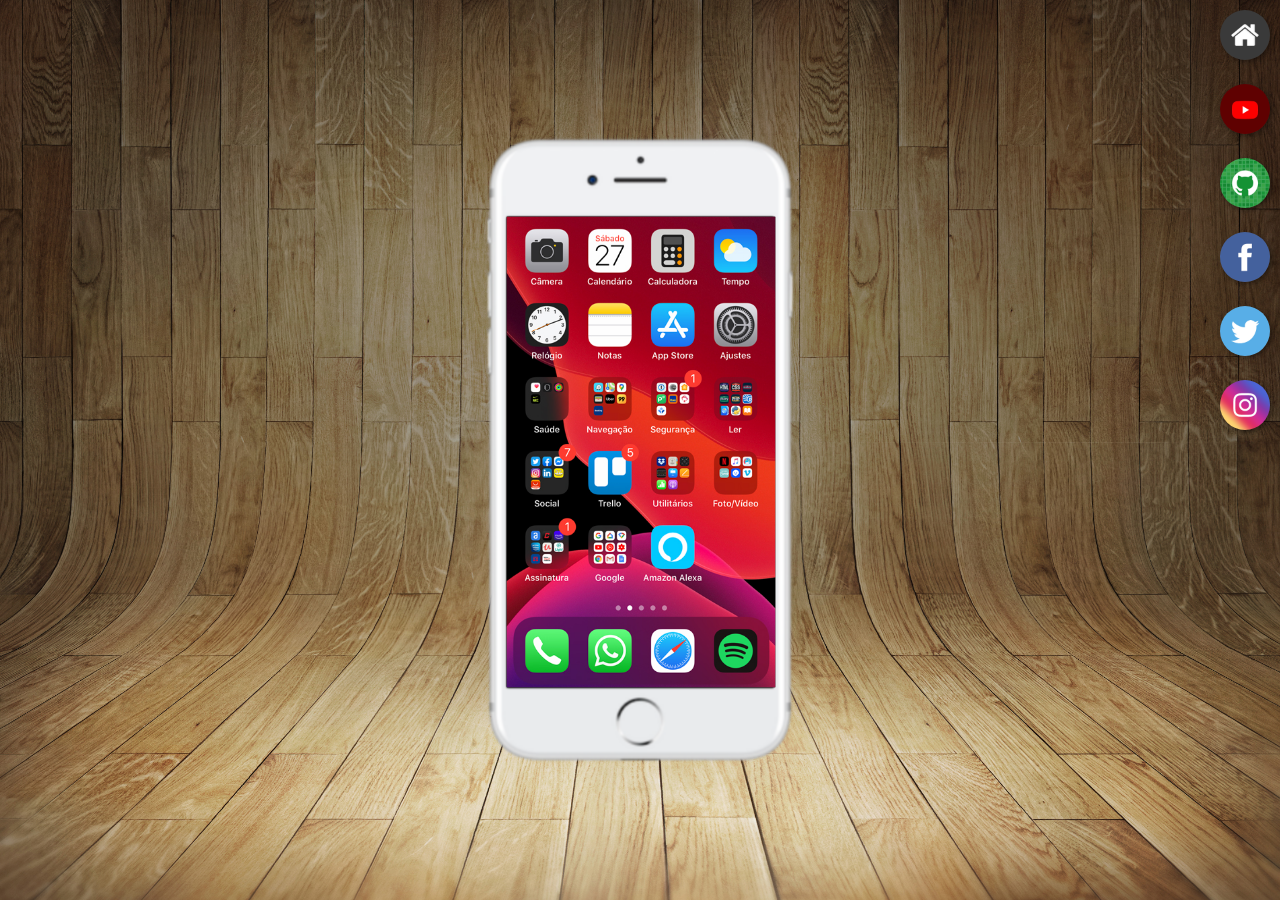
<file: index.html>
<!DOCTYPE html>
<html lang="pt-br">
<head>
    <meta charset="UTF-8">
    <meta name="viewport" content="width=device-width, initial-scale=1.0">
    <link rel="stylesheet" href="css/style.css">
    <link rel="shortcut icon" href="img/favicon.ico" type="image/x-icon">
    <title>Projeto Redes Sociais</title>
</head>
<body>
    <!--Conteudo principal-->
    <main>
        <section id="telefone">
            <iframe src="home.html" name="tela" id="tela" frameborder="0">
                Seu navegador não é compativel com isso!
            </iframe>
        </section>

        <section id="redes-sociais">
            <a href="home.html" target="tela"><img src="img/logo-home.jpg" alt="home"></a><br>
            <a href="youtube.html" target="tela"><img src="img/logo-youtube.jpg" alt="yuotube"></a><br>
            <a href="GIthub.html" target="tela"><img src="img/logo-github.jpg" alt="github"></a><br>
            <a href="facebook.html" target="tela"><img src="img/logo-facebook.jpg" alt="facebook"></a><br>
            <a href="twinter.html" target="tela"><img src="img/logo-twitter.jpg" alt="twinter"></a><br>
            <a href="instagam.html" target="tela"><img src="img/logo-instagram.jpg" alt="instagram"></a><br>
        </section>
    </main>
</body>
</html>
</file>
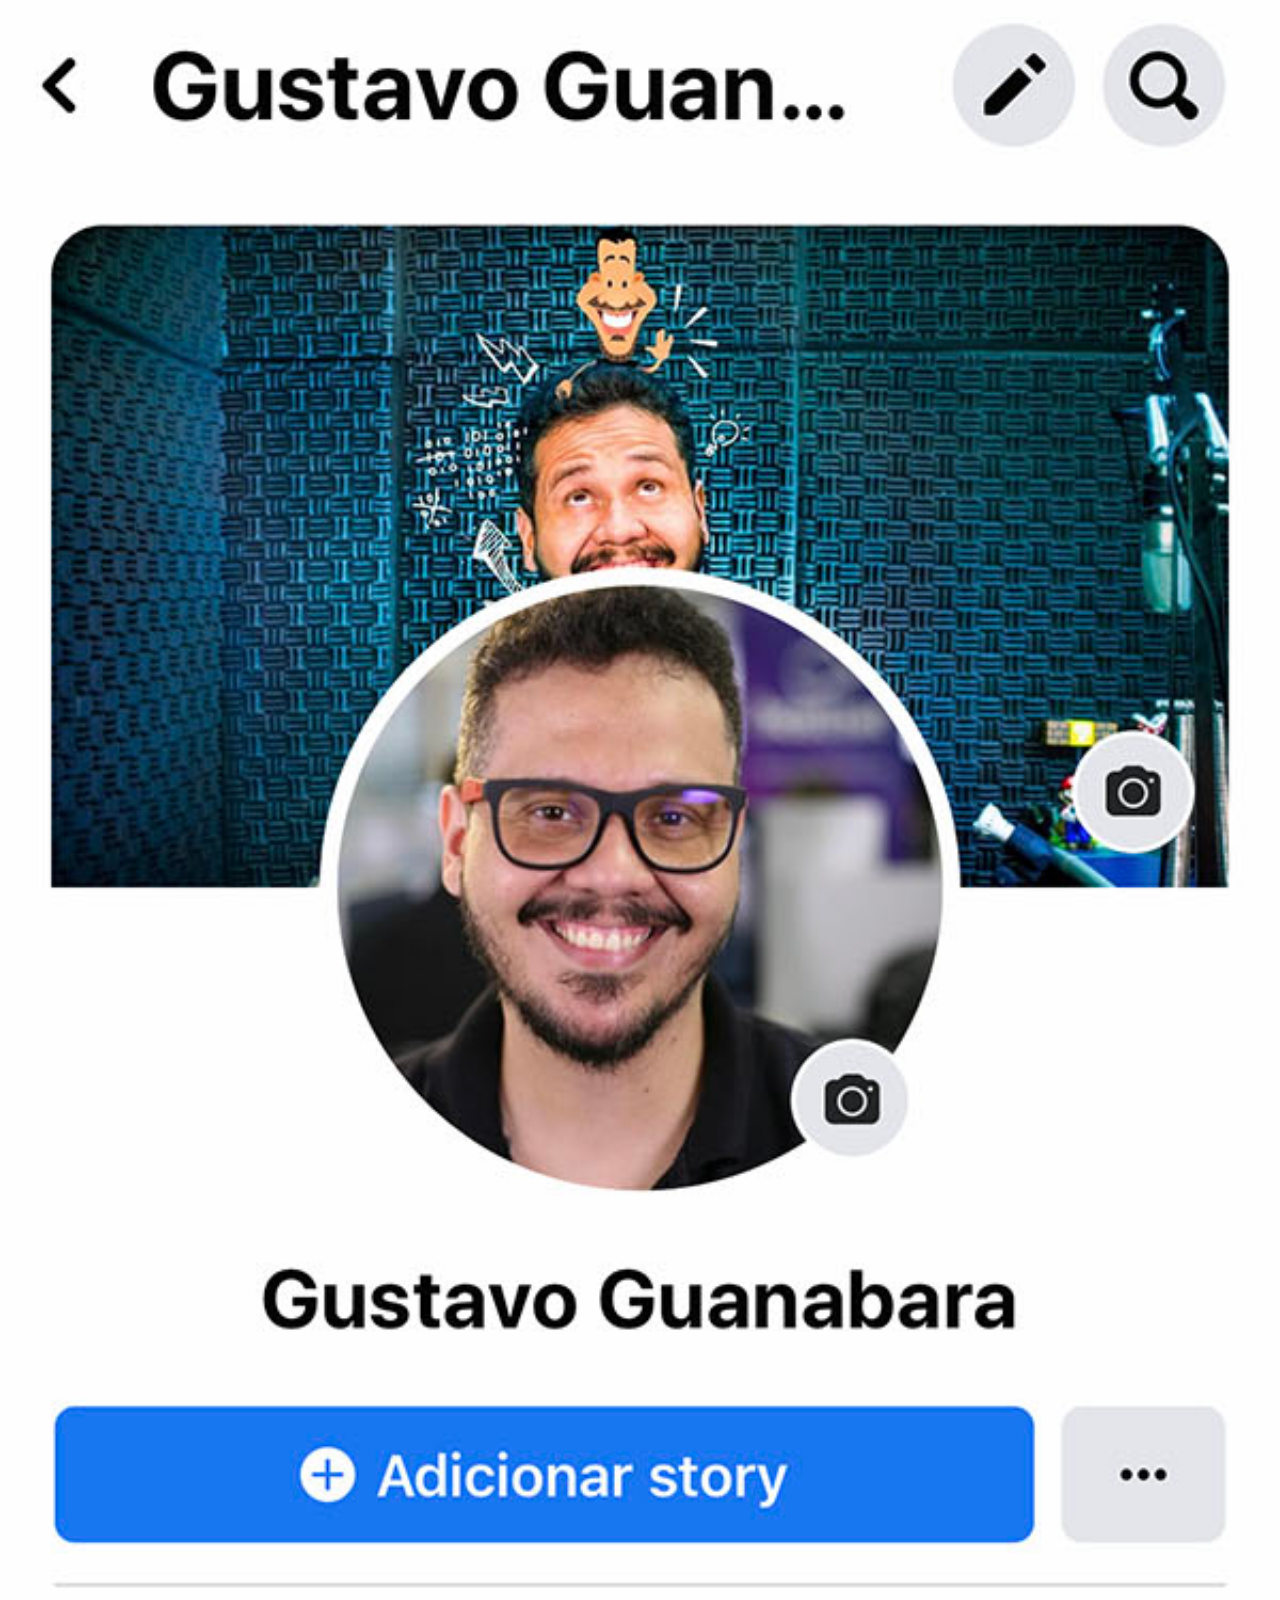
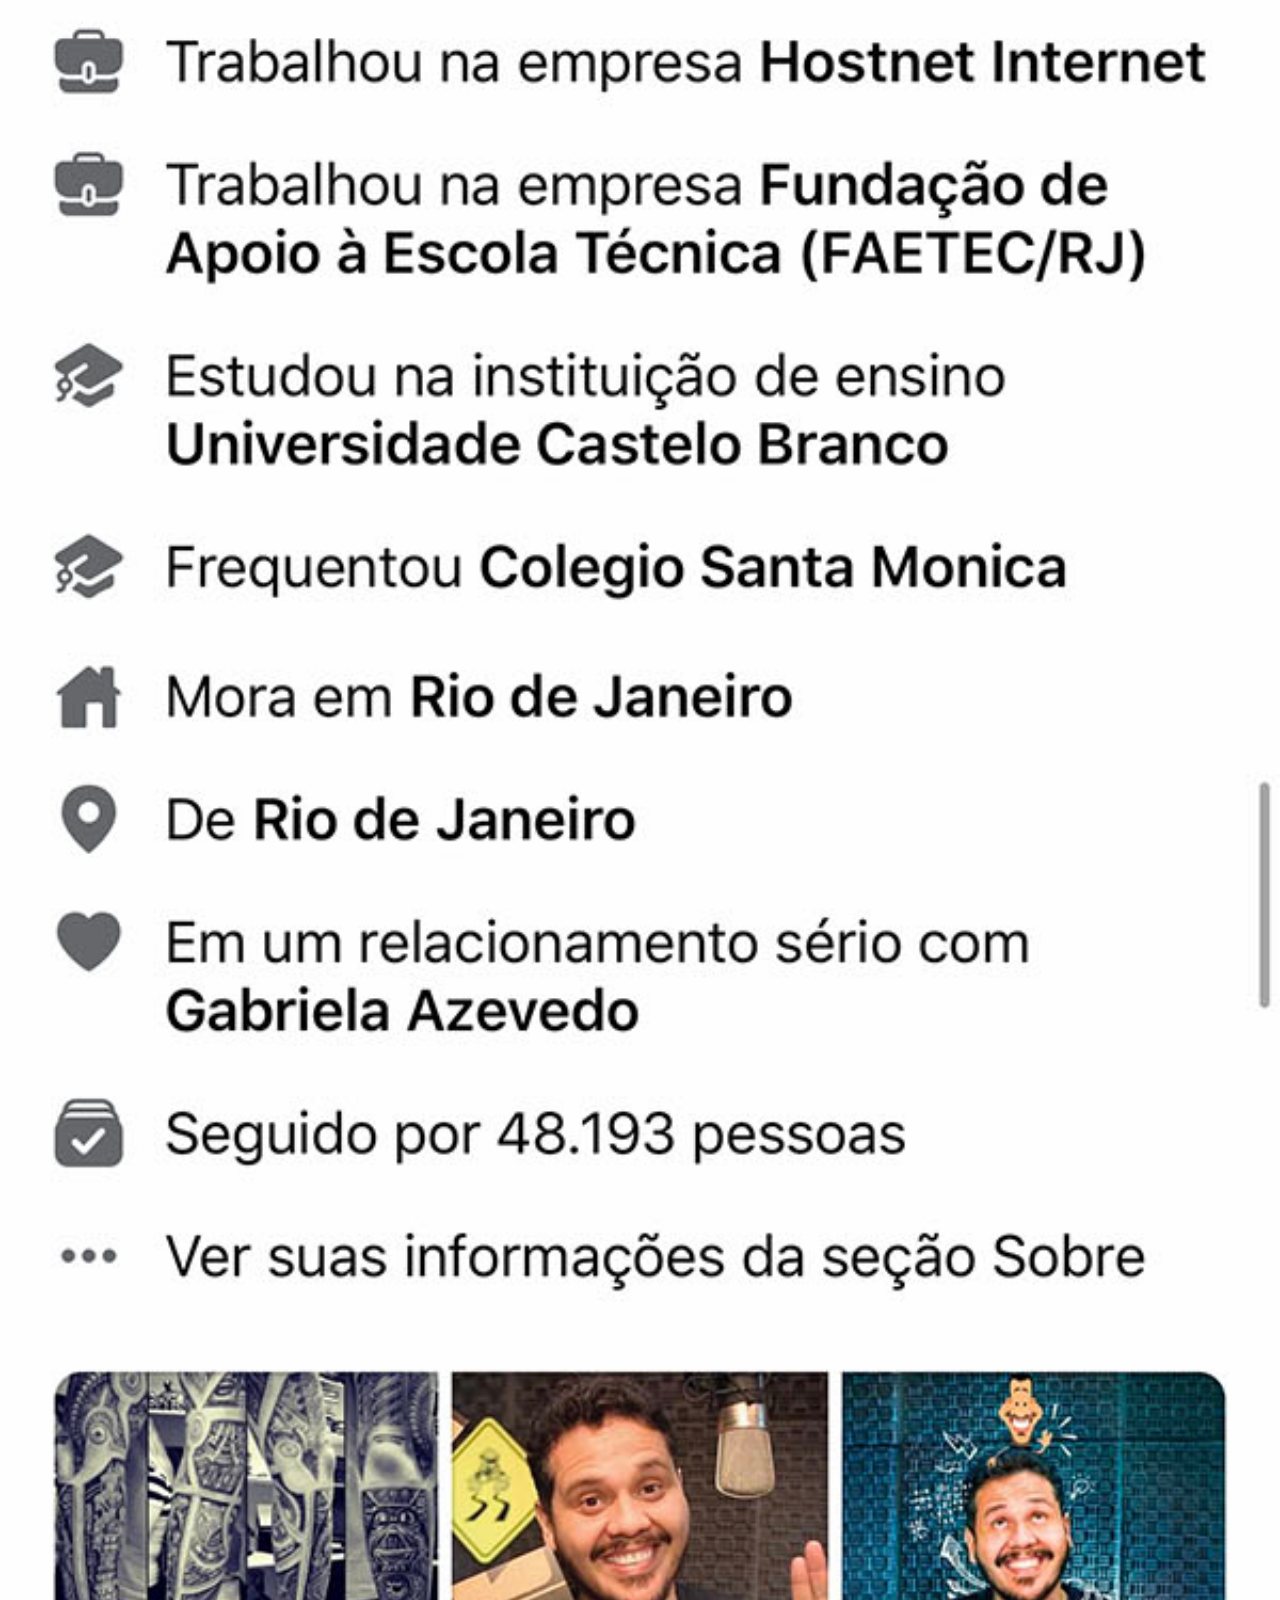
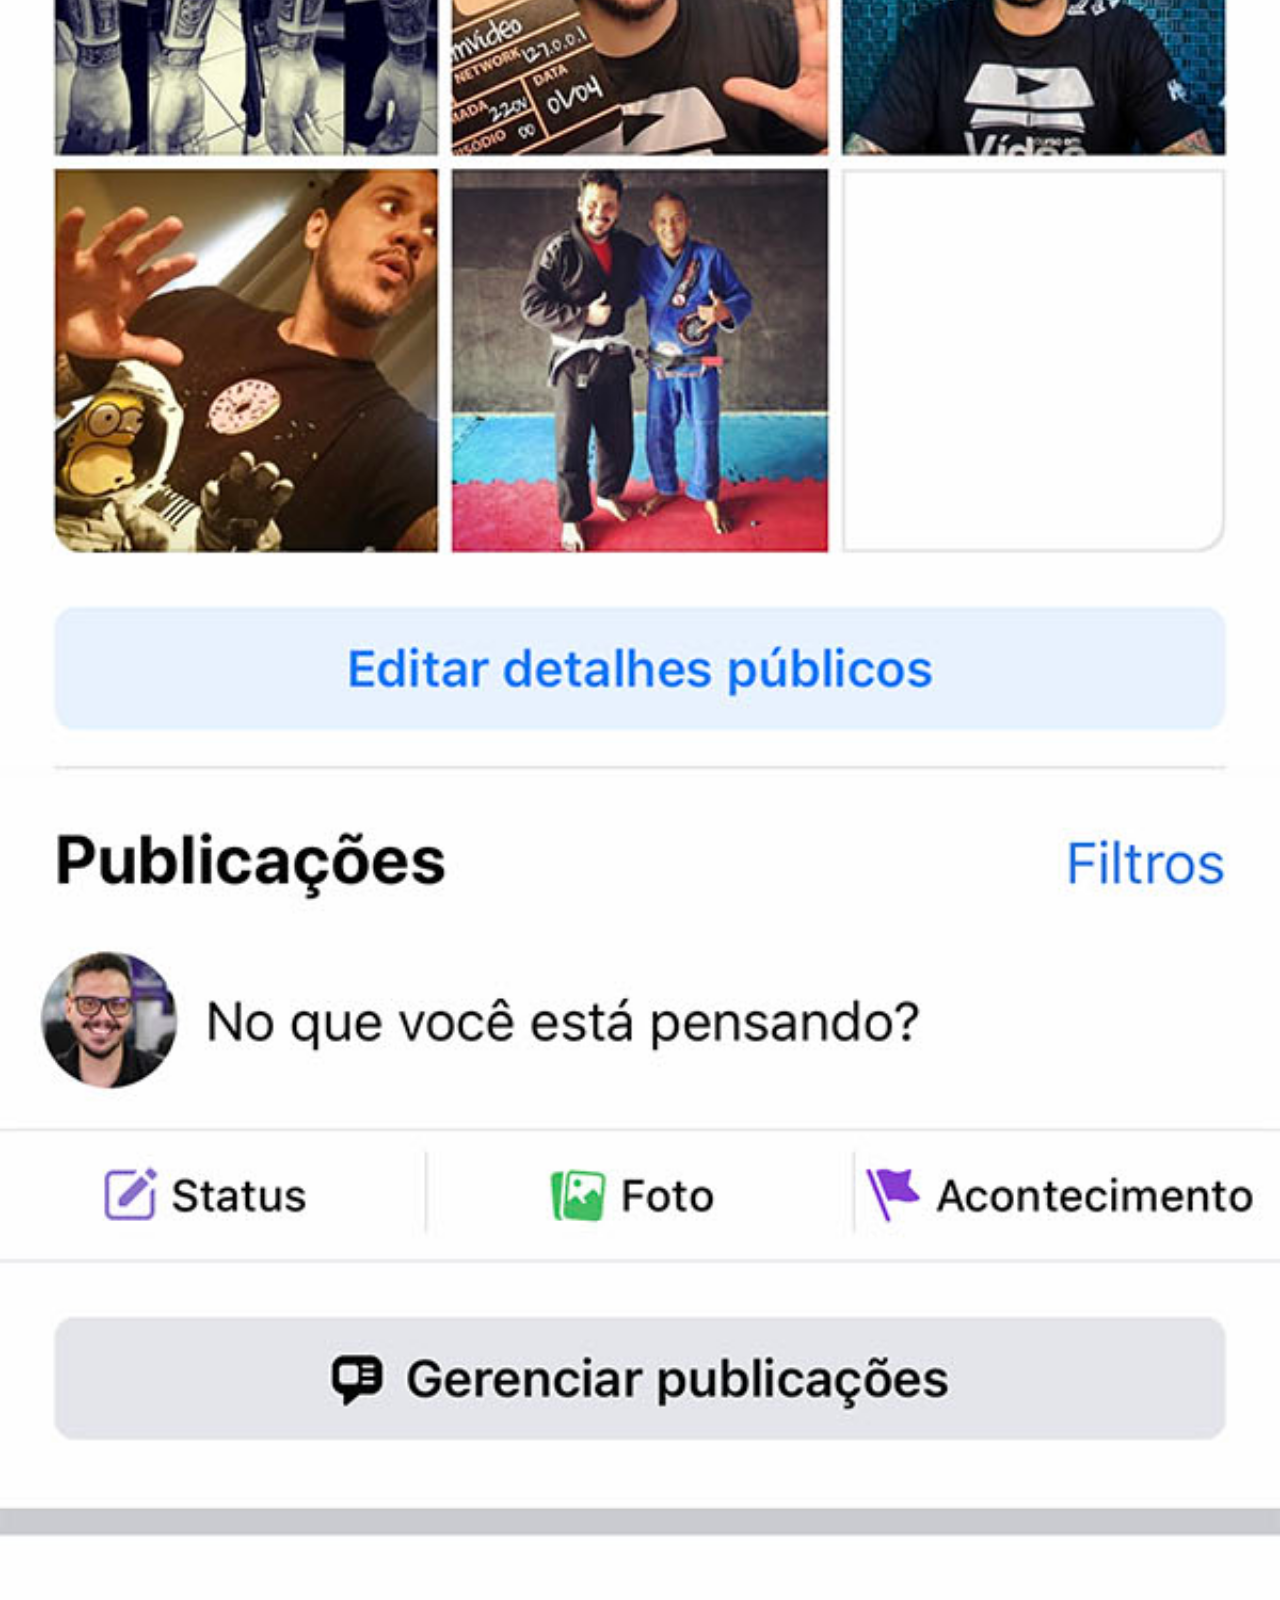
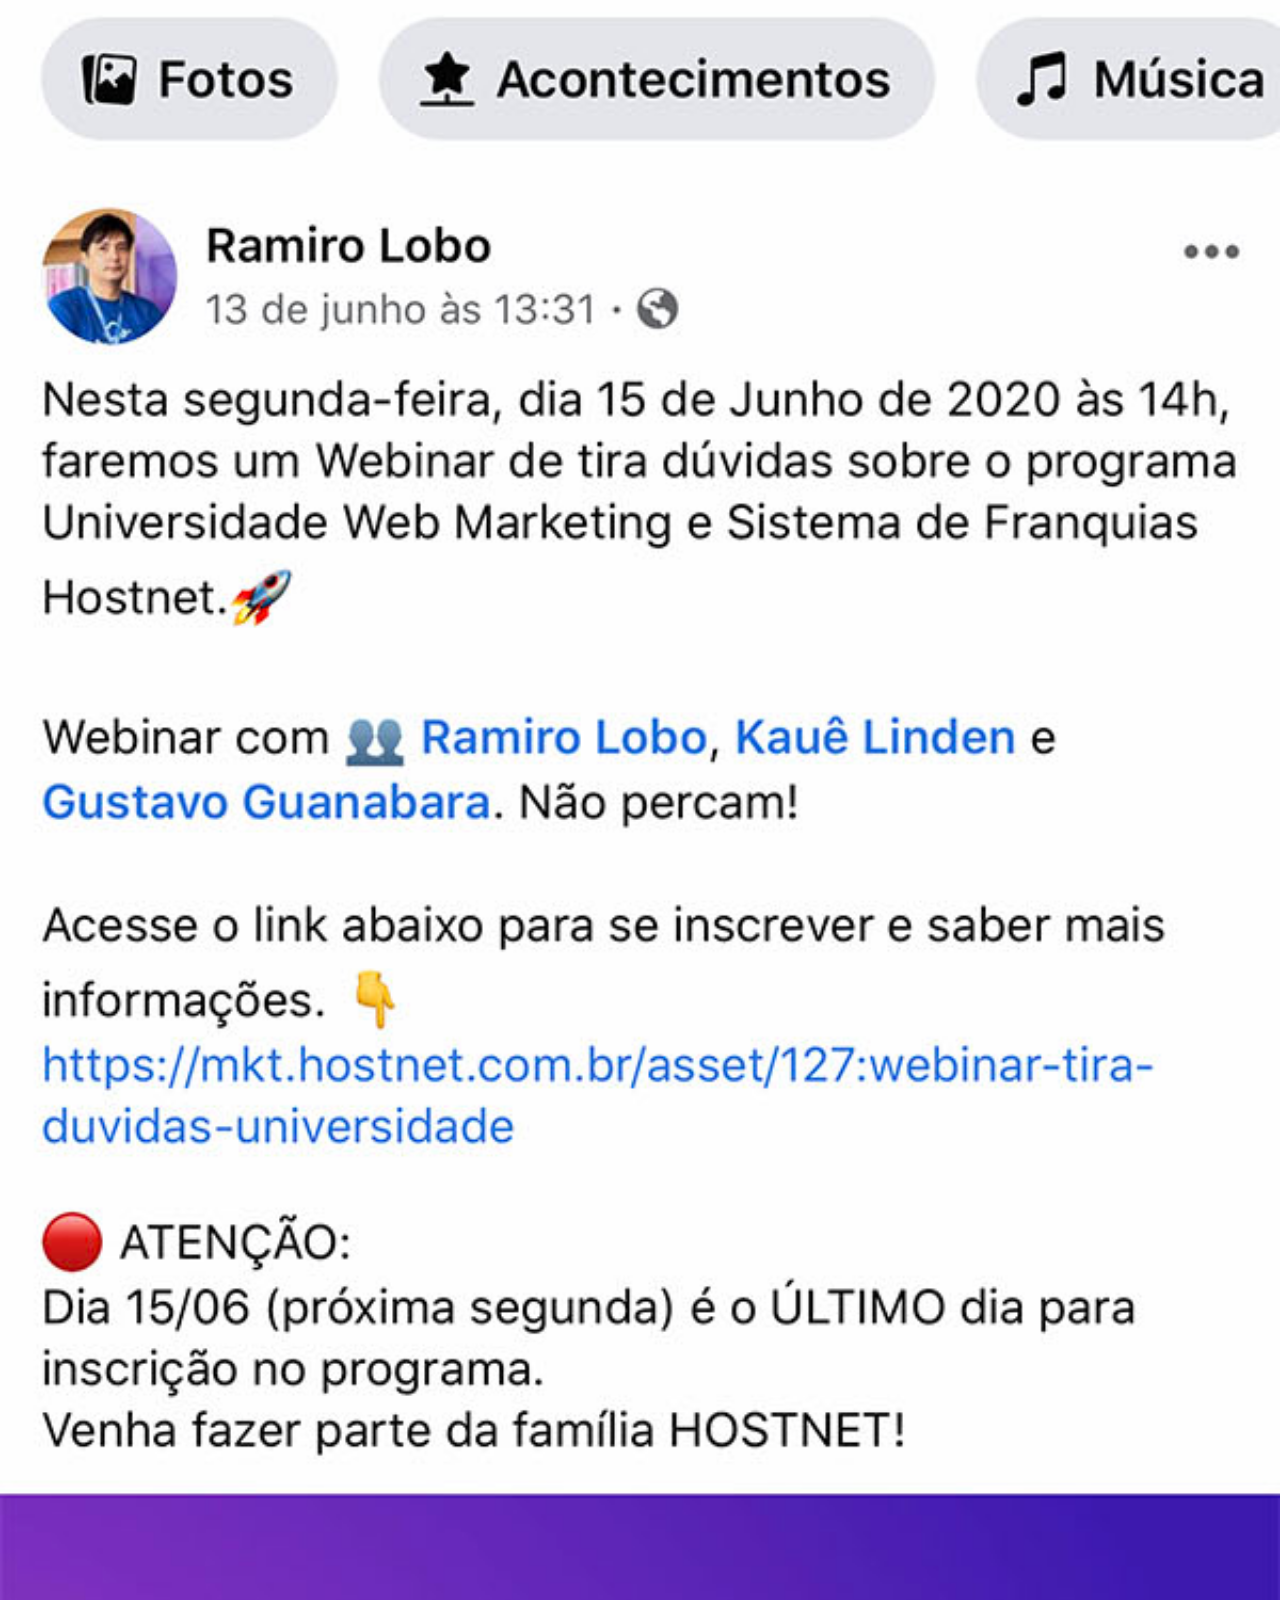
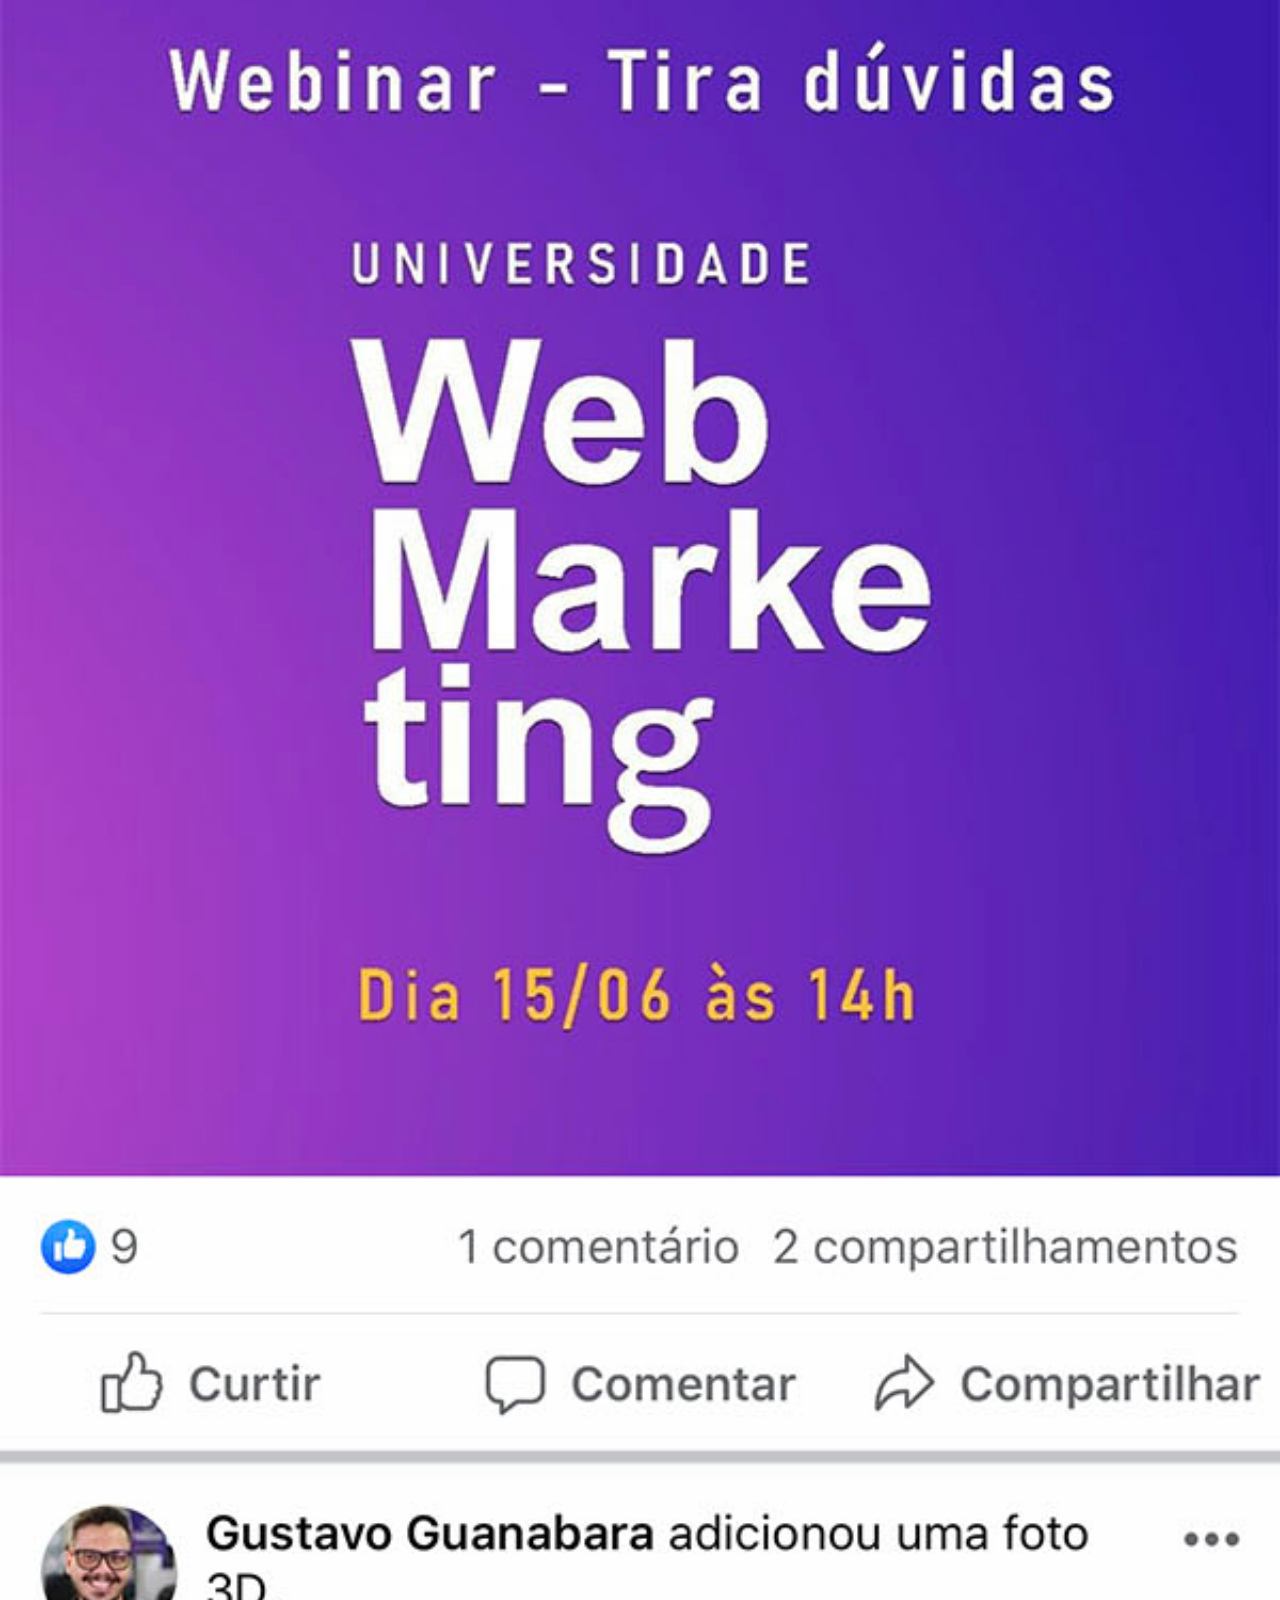
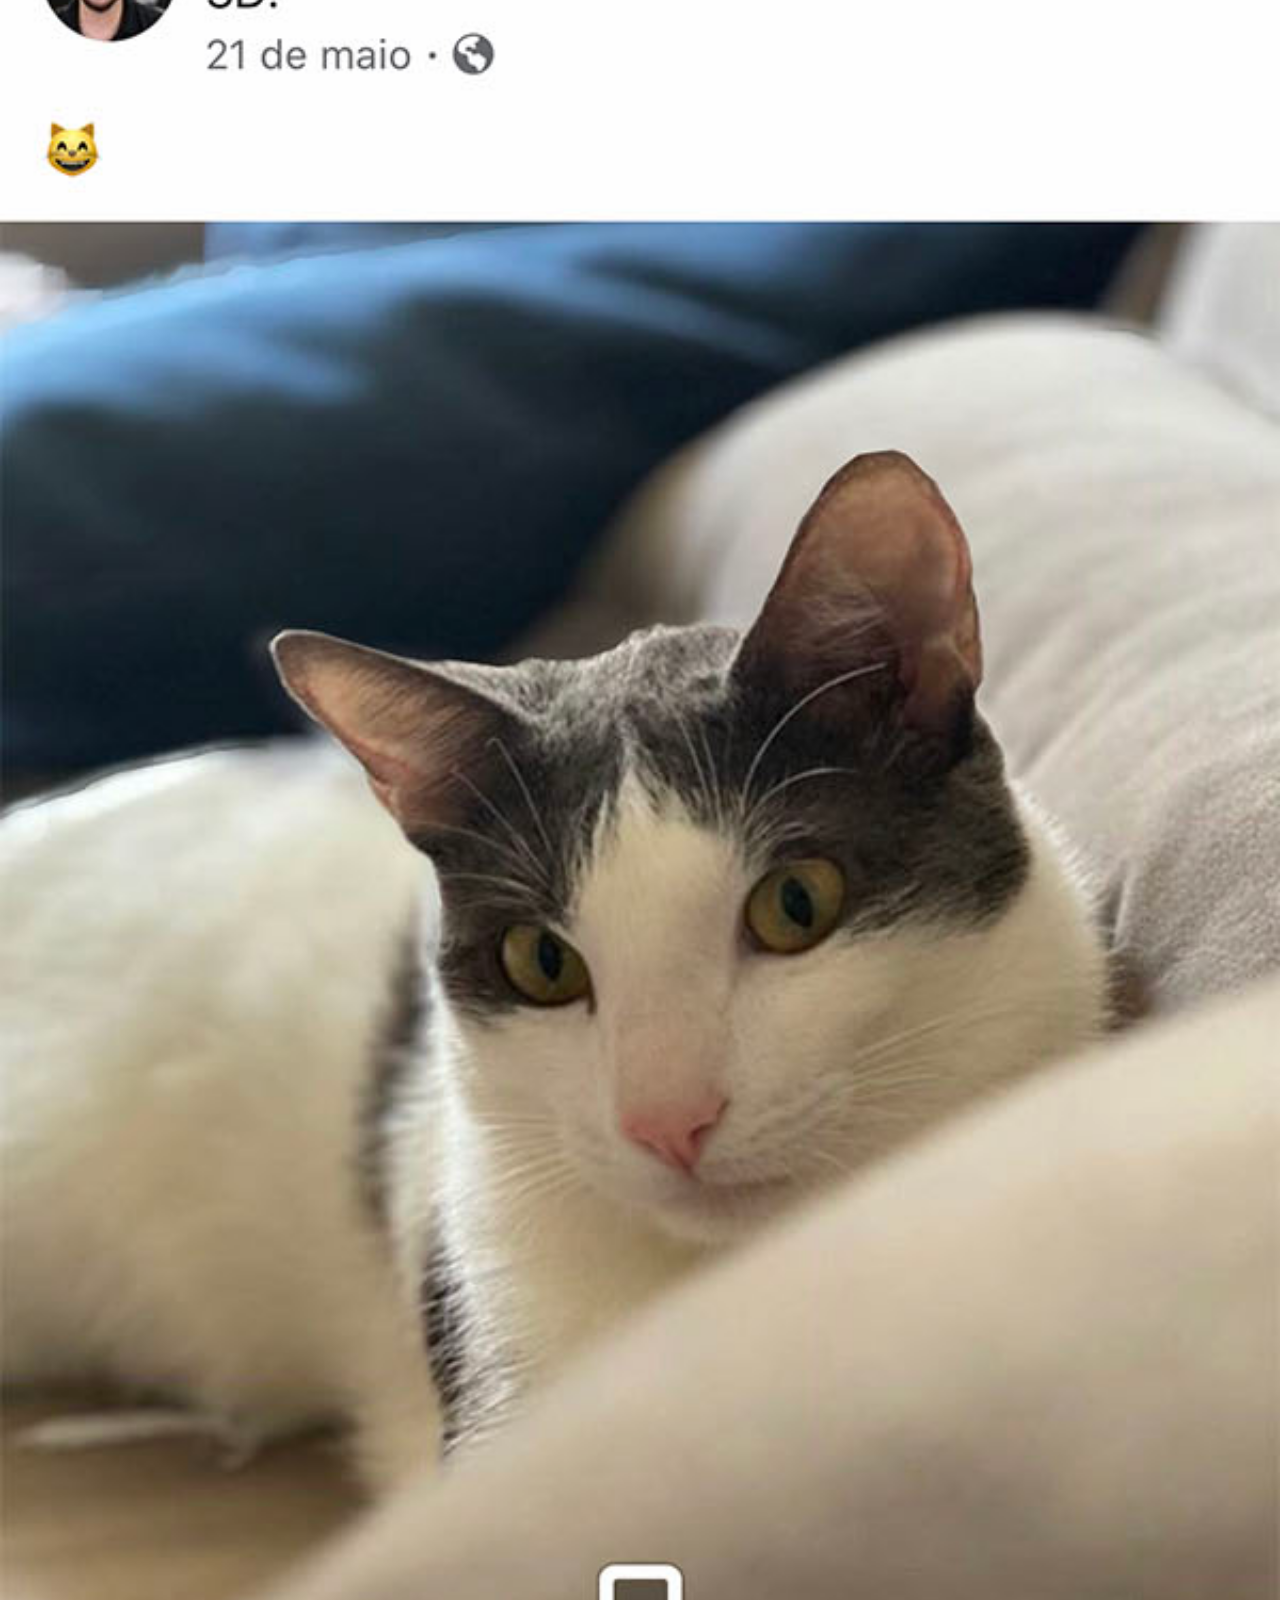
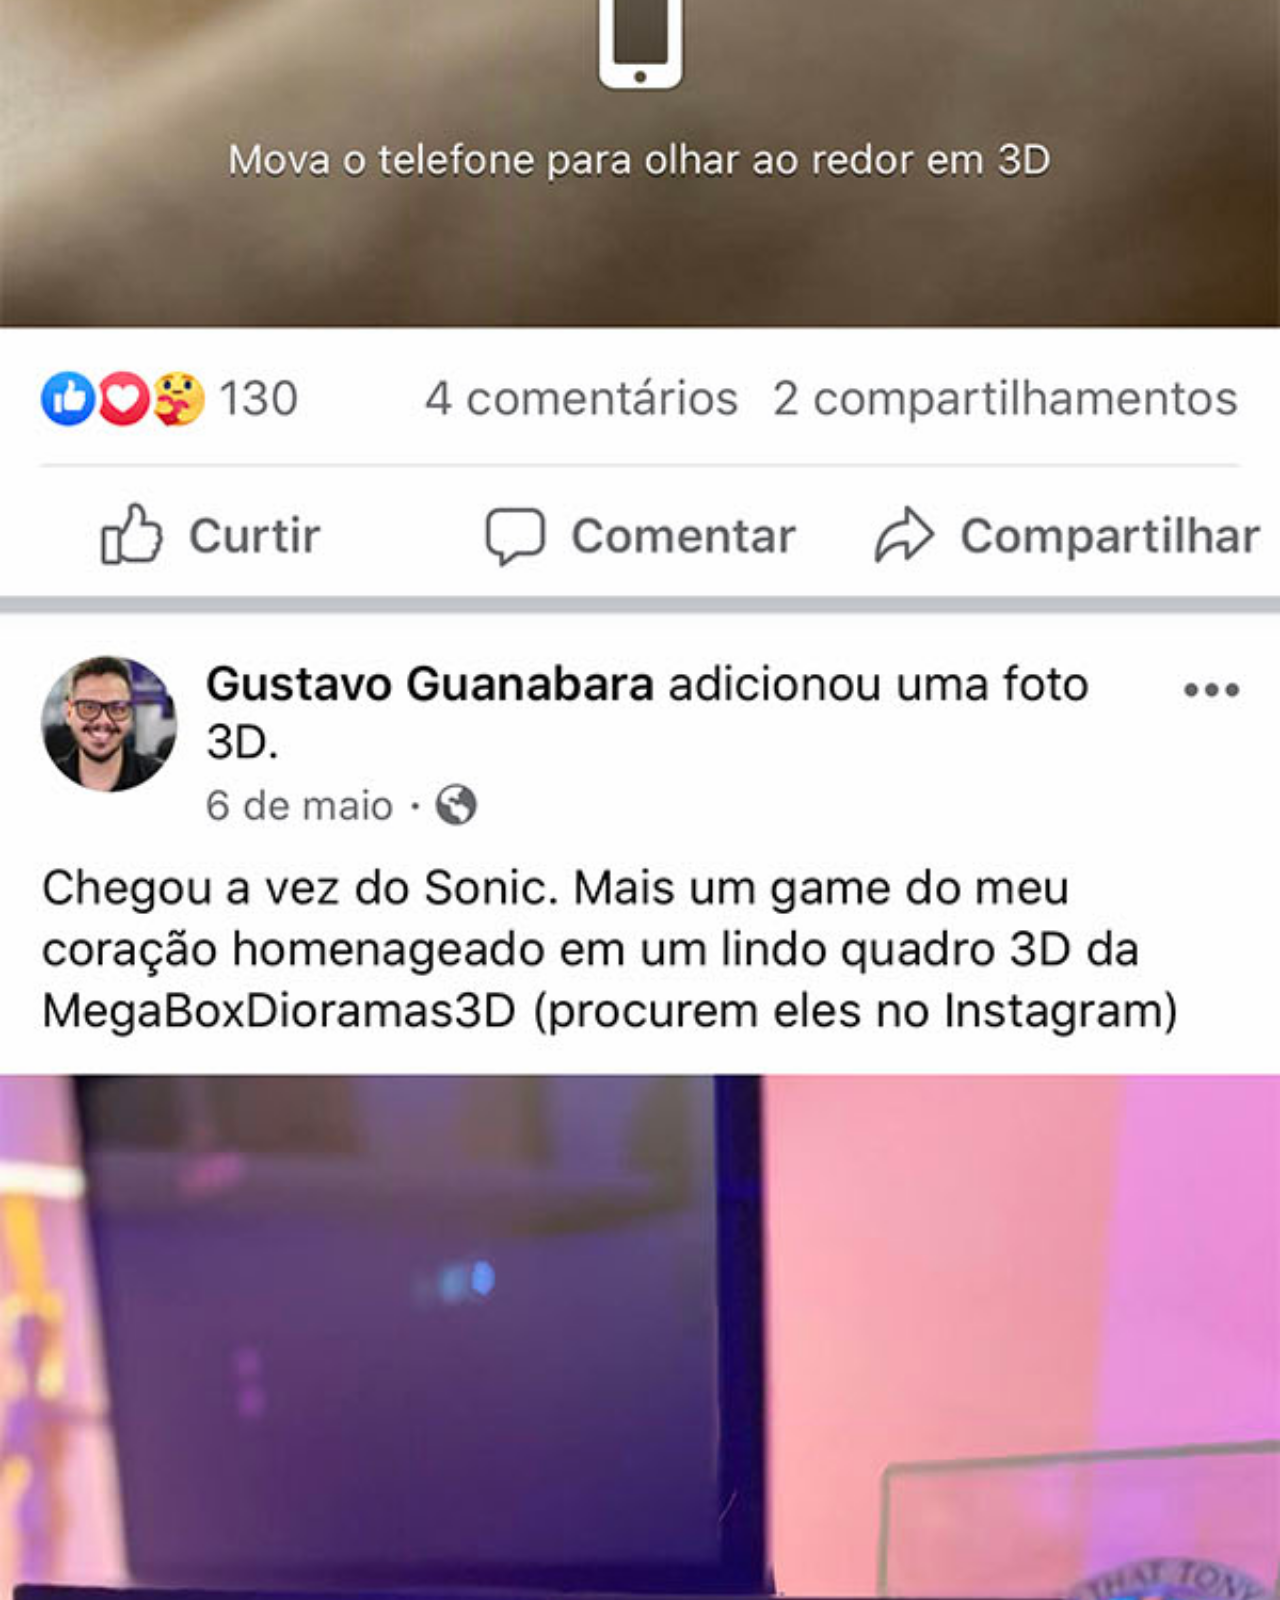
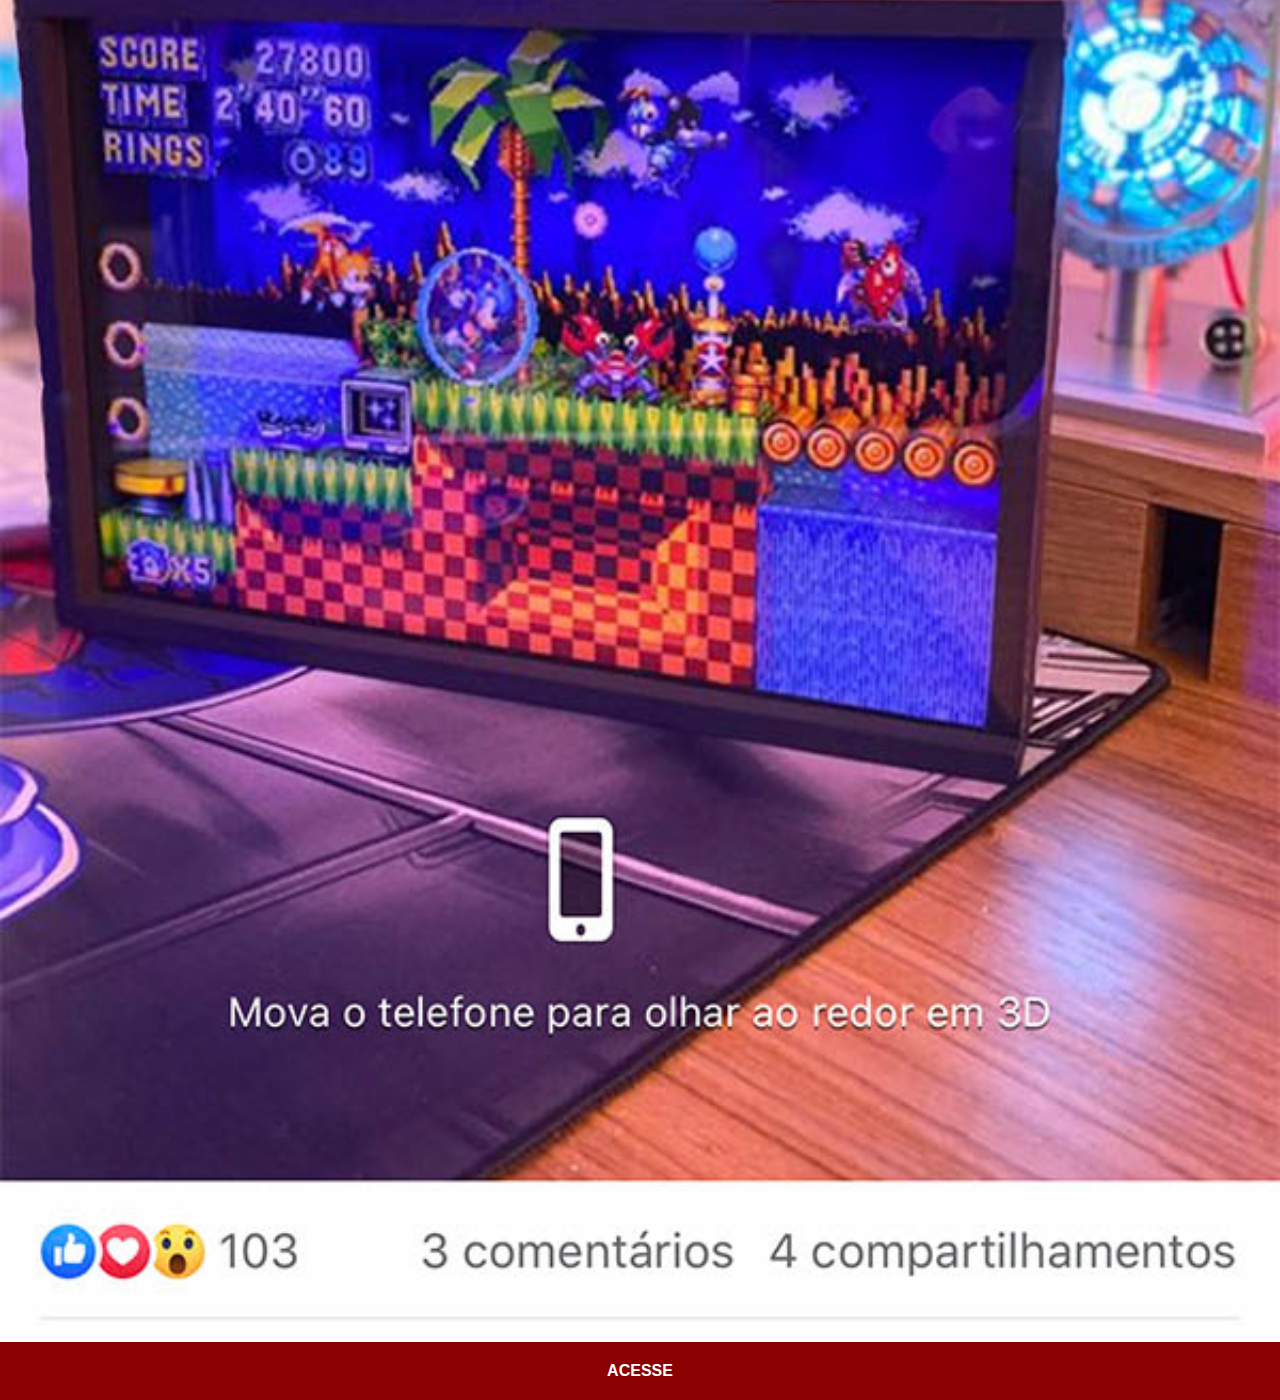
<file: facebook.html>
<!DOCTYPE html>
<html lang="en">
<head>
    <meta charset="UTF-8">
    <meta name="viewport" content="width=device-width, initial-scale=1.0">
    <link rel="stylesheet" href="css/social.css">
    <title>Facebook</title>
</head>
<body>
    <img src="img/tela-facebook.jpg" alt="facebook">
    <a href="https://www.youtube.com/" target="_blank">ACESSE</a>
</body>
</html>
</file>
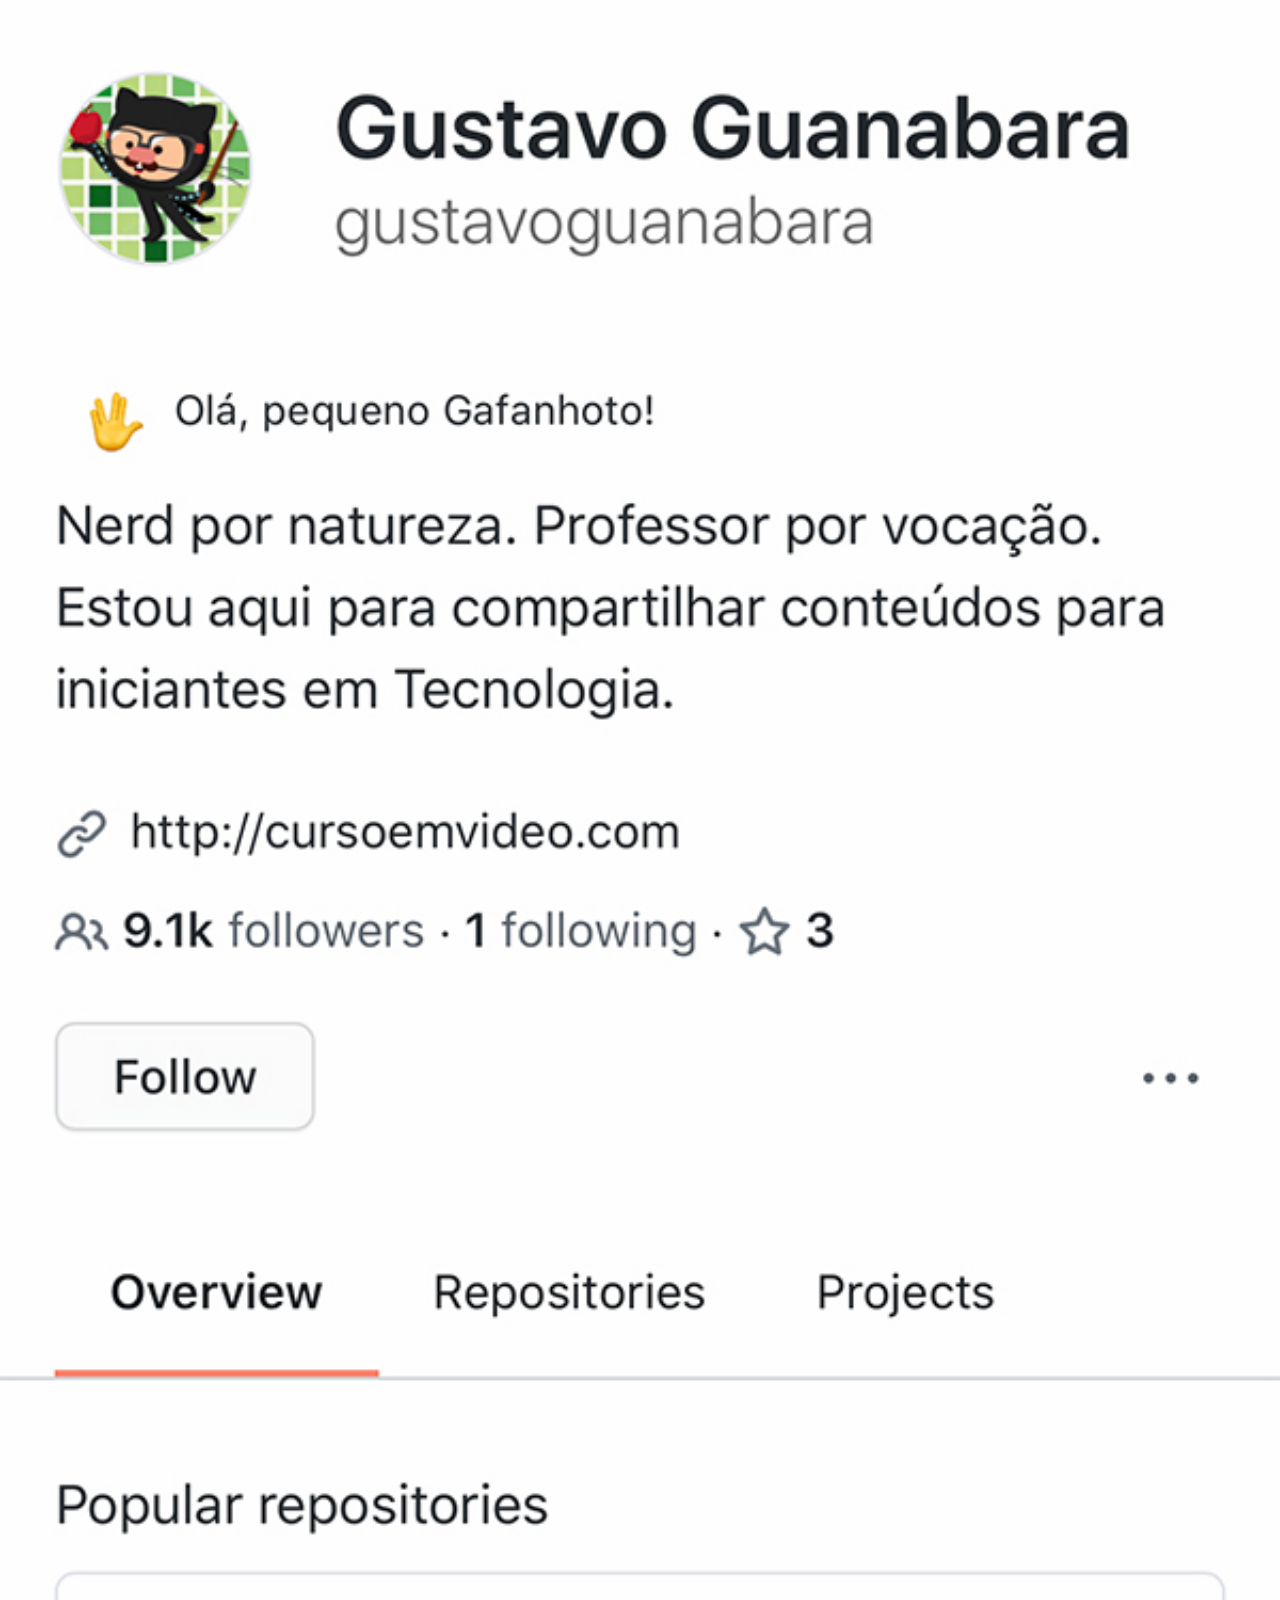
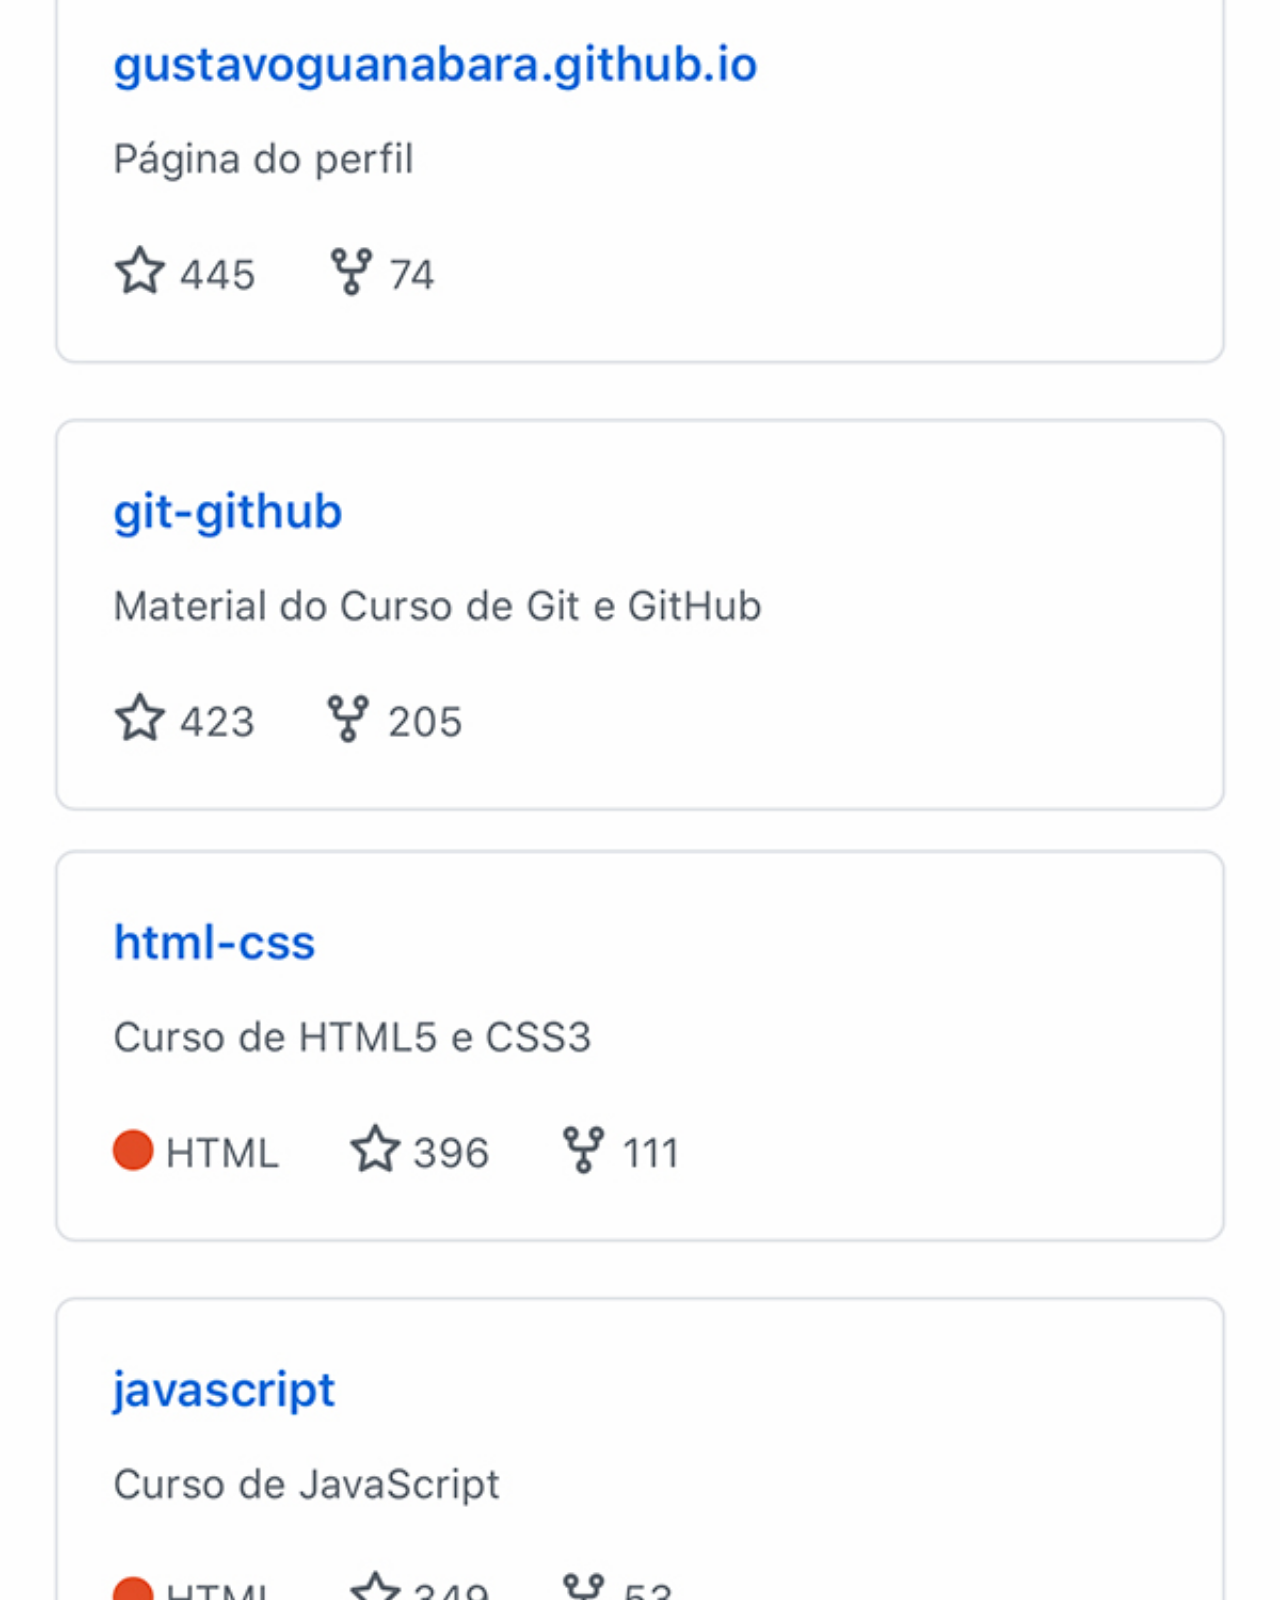
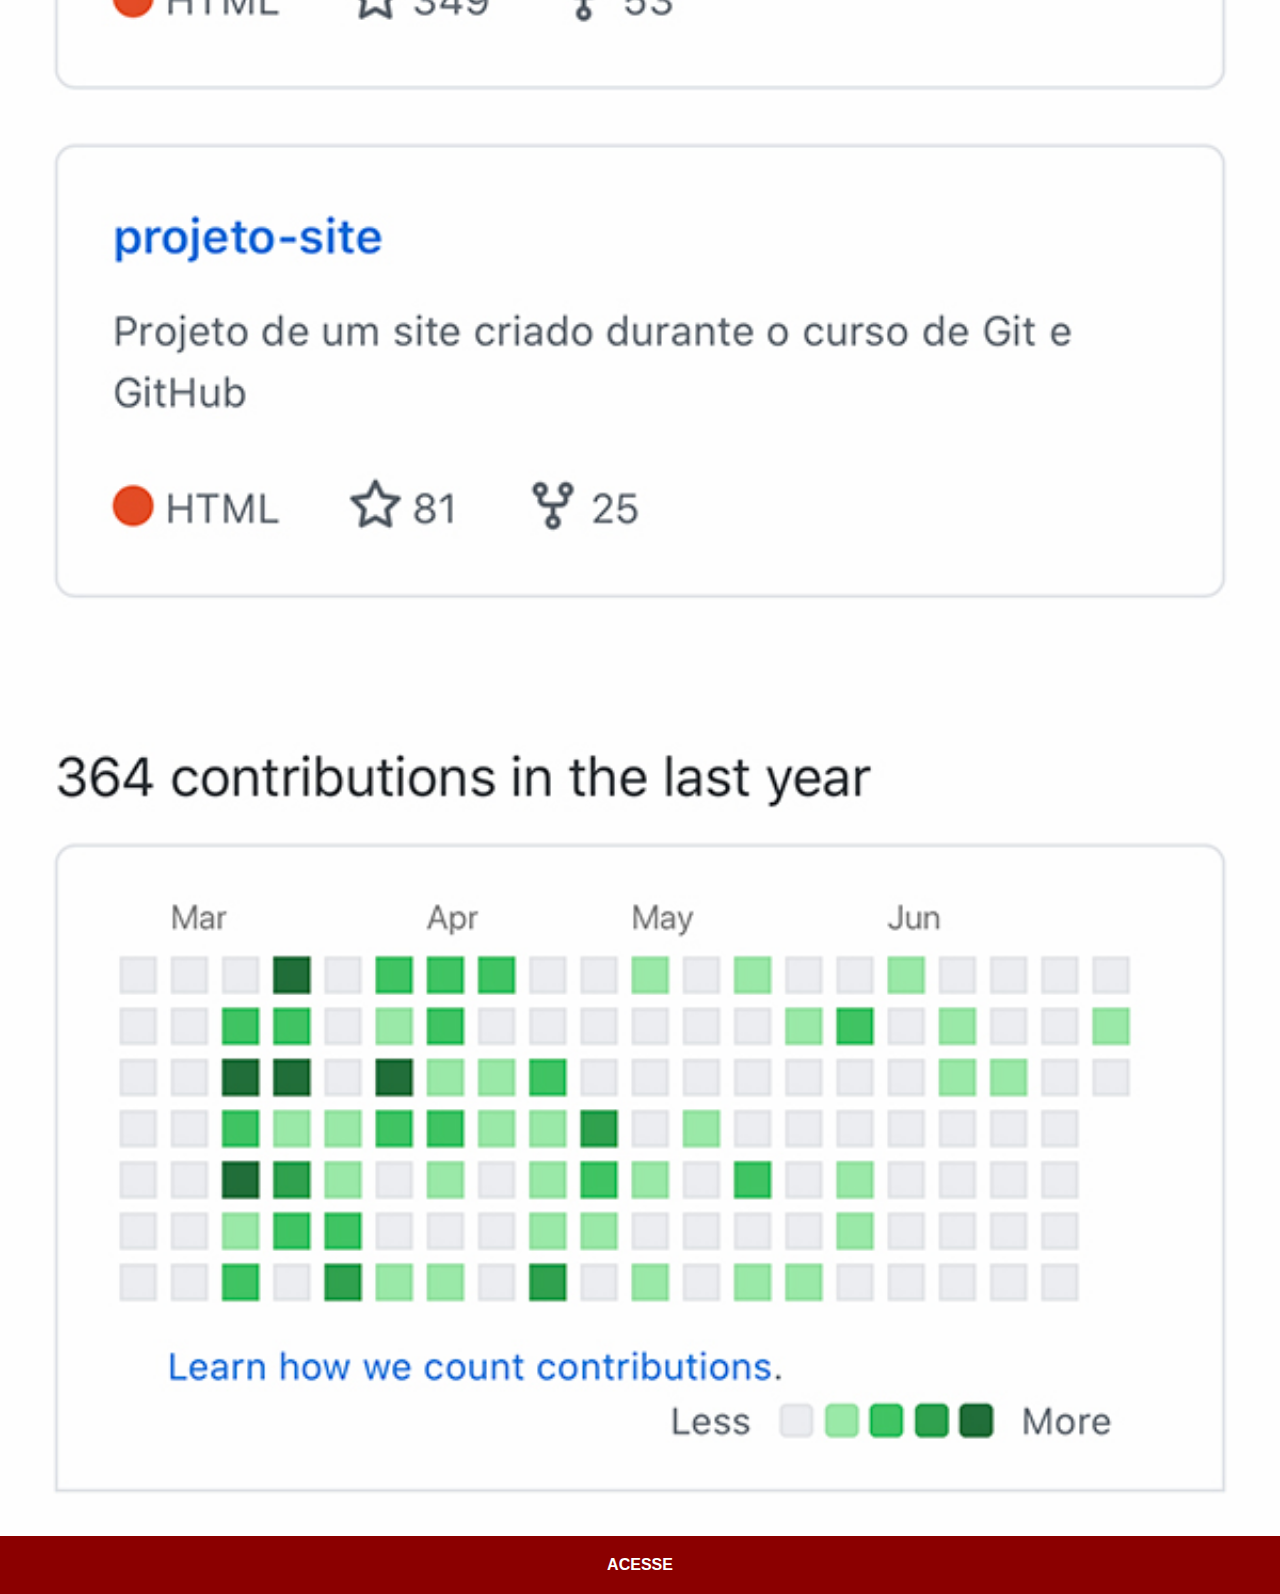
<file: GIthub.html>
<!DOCTYPE html>
<html lang="en">
<head>
    <meta charset="UTF-8">
    <meta name="viewport" content="width=device-width, initial-scale=1.0">
    <link rel="stylesheet" href="css/social.css">
    <title>Github</title>
</head>
<body>
    <img src="img/tela-github.jpg" alt="Github">
    <a href="https://www.youtube.com/" target="_blank">ACESSE</a>
</body>
</html>
</file>
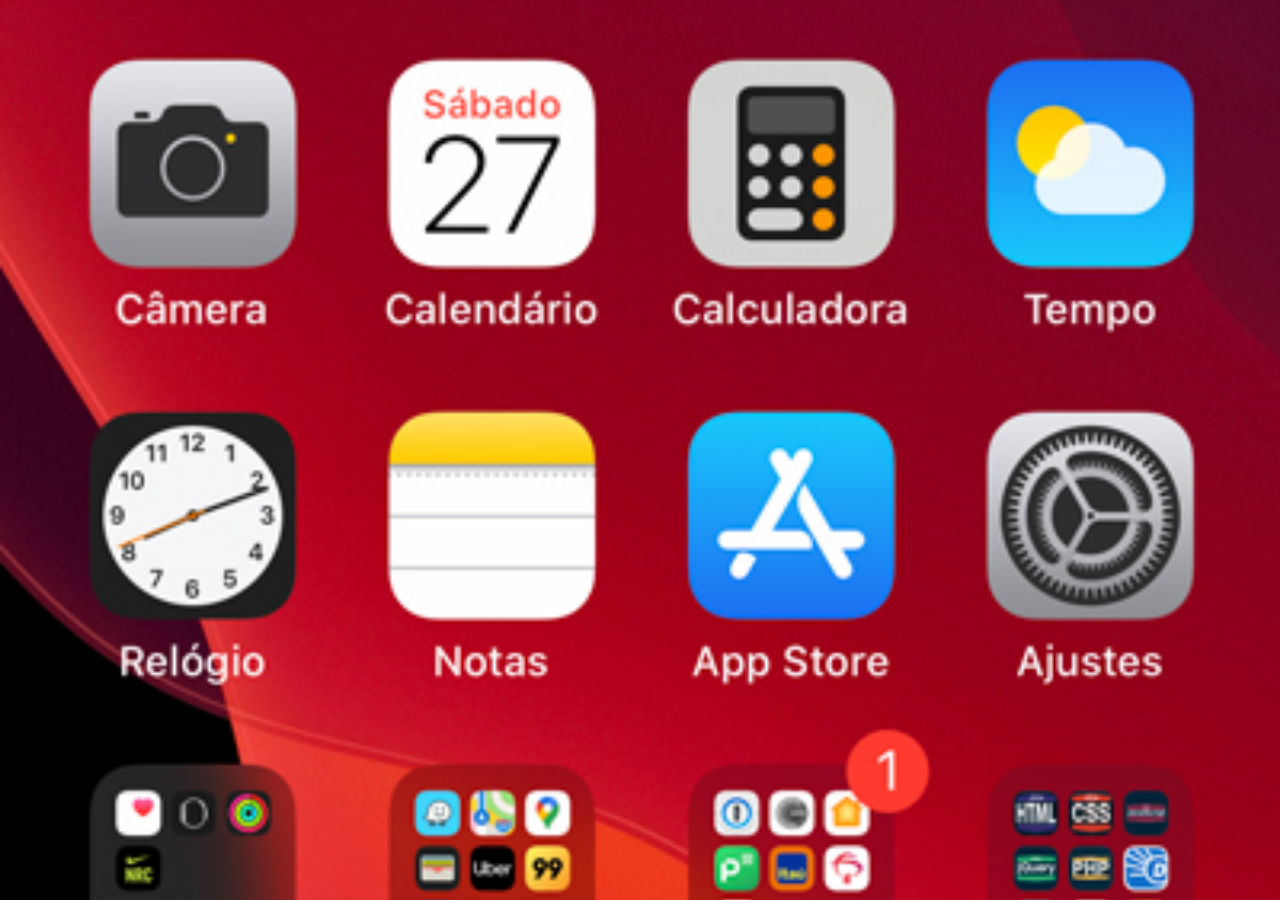
<file: home.html>
<!DOCTYPE html>
<html lang="pt-br">
<head>
    <meta charset="UTF-8">
    <meta name="viewport" content="width=device-width, initial-scale=1.0">
    <title>Home</title>
</head>
<style>
    *
    {
        margin: 0px;
        padding: 0px;
    }

    body
    {
        width: 100vw;
        height: 100vh;
        background: black url('img/tela-home.jpg') no-repeat top center;
        background-size: cover;
    }
</style>
<body>
    
</body>
</html>
</file>
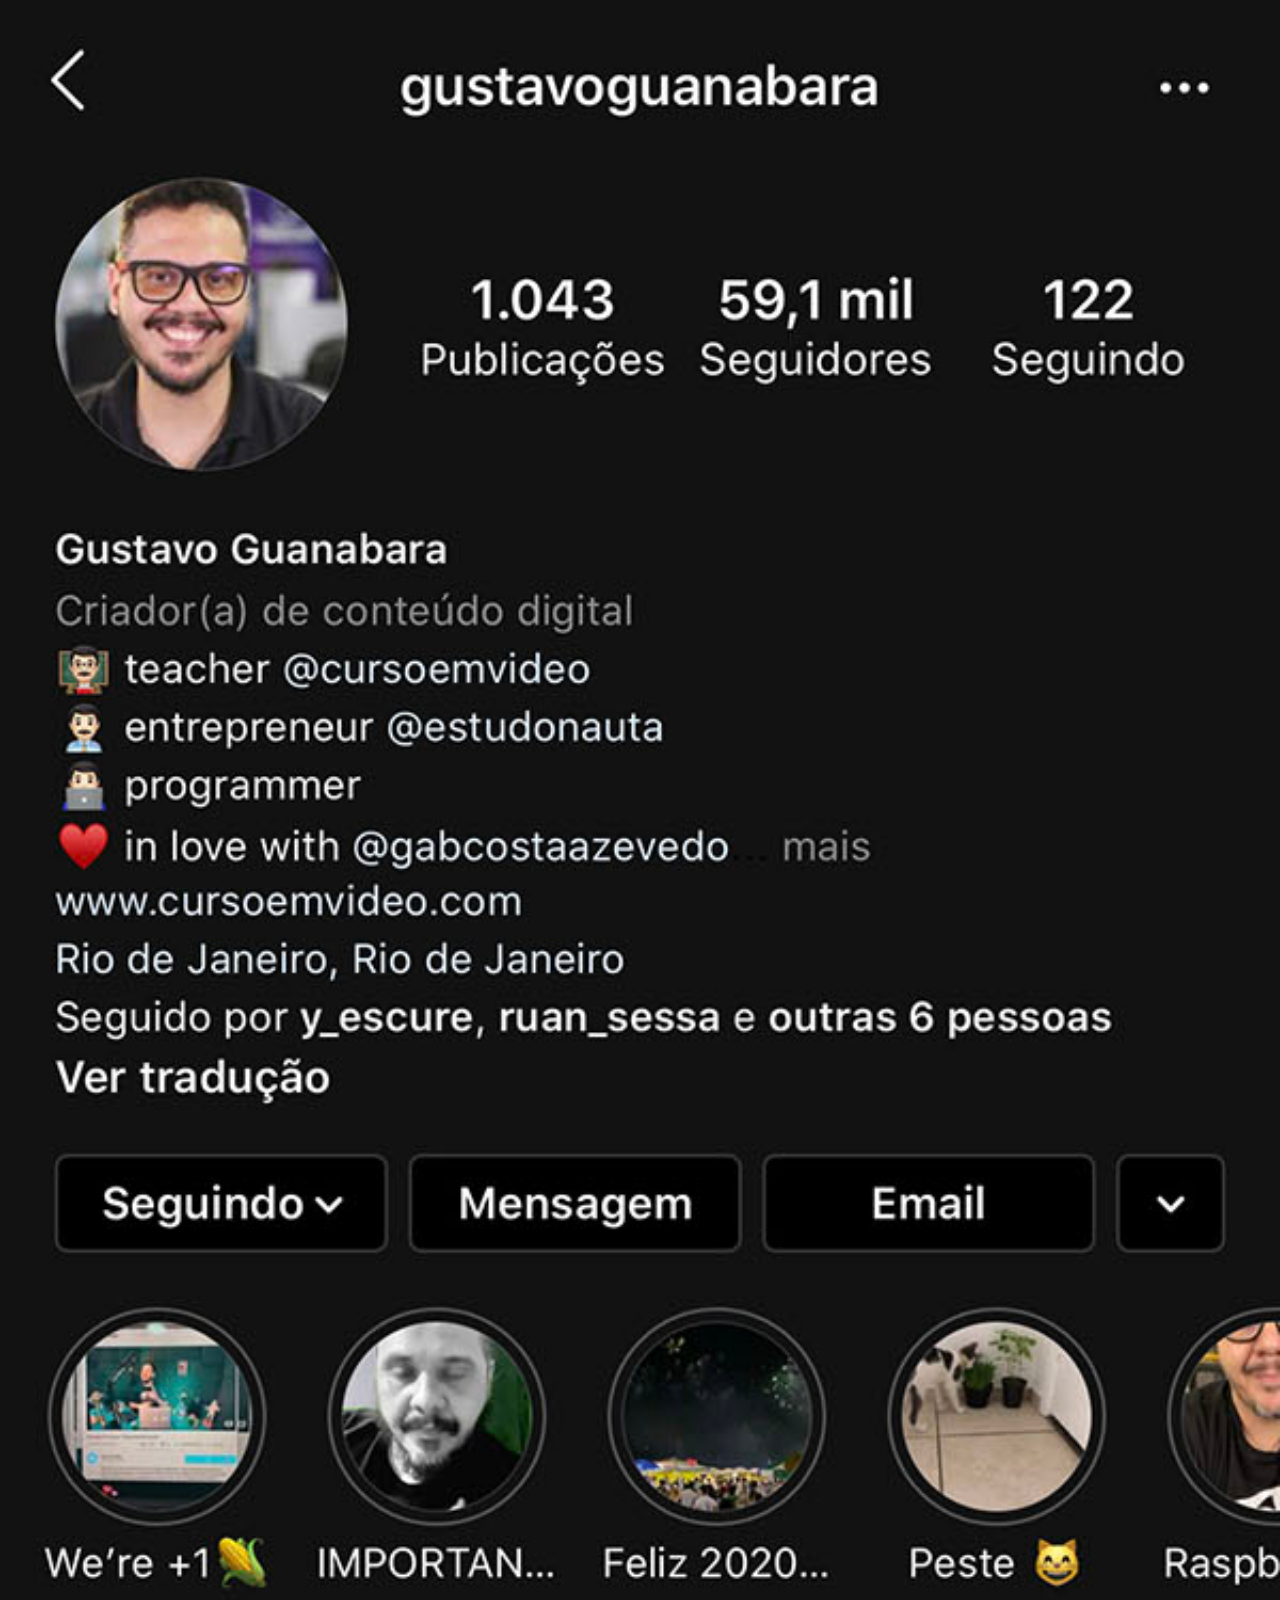
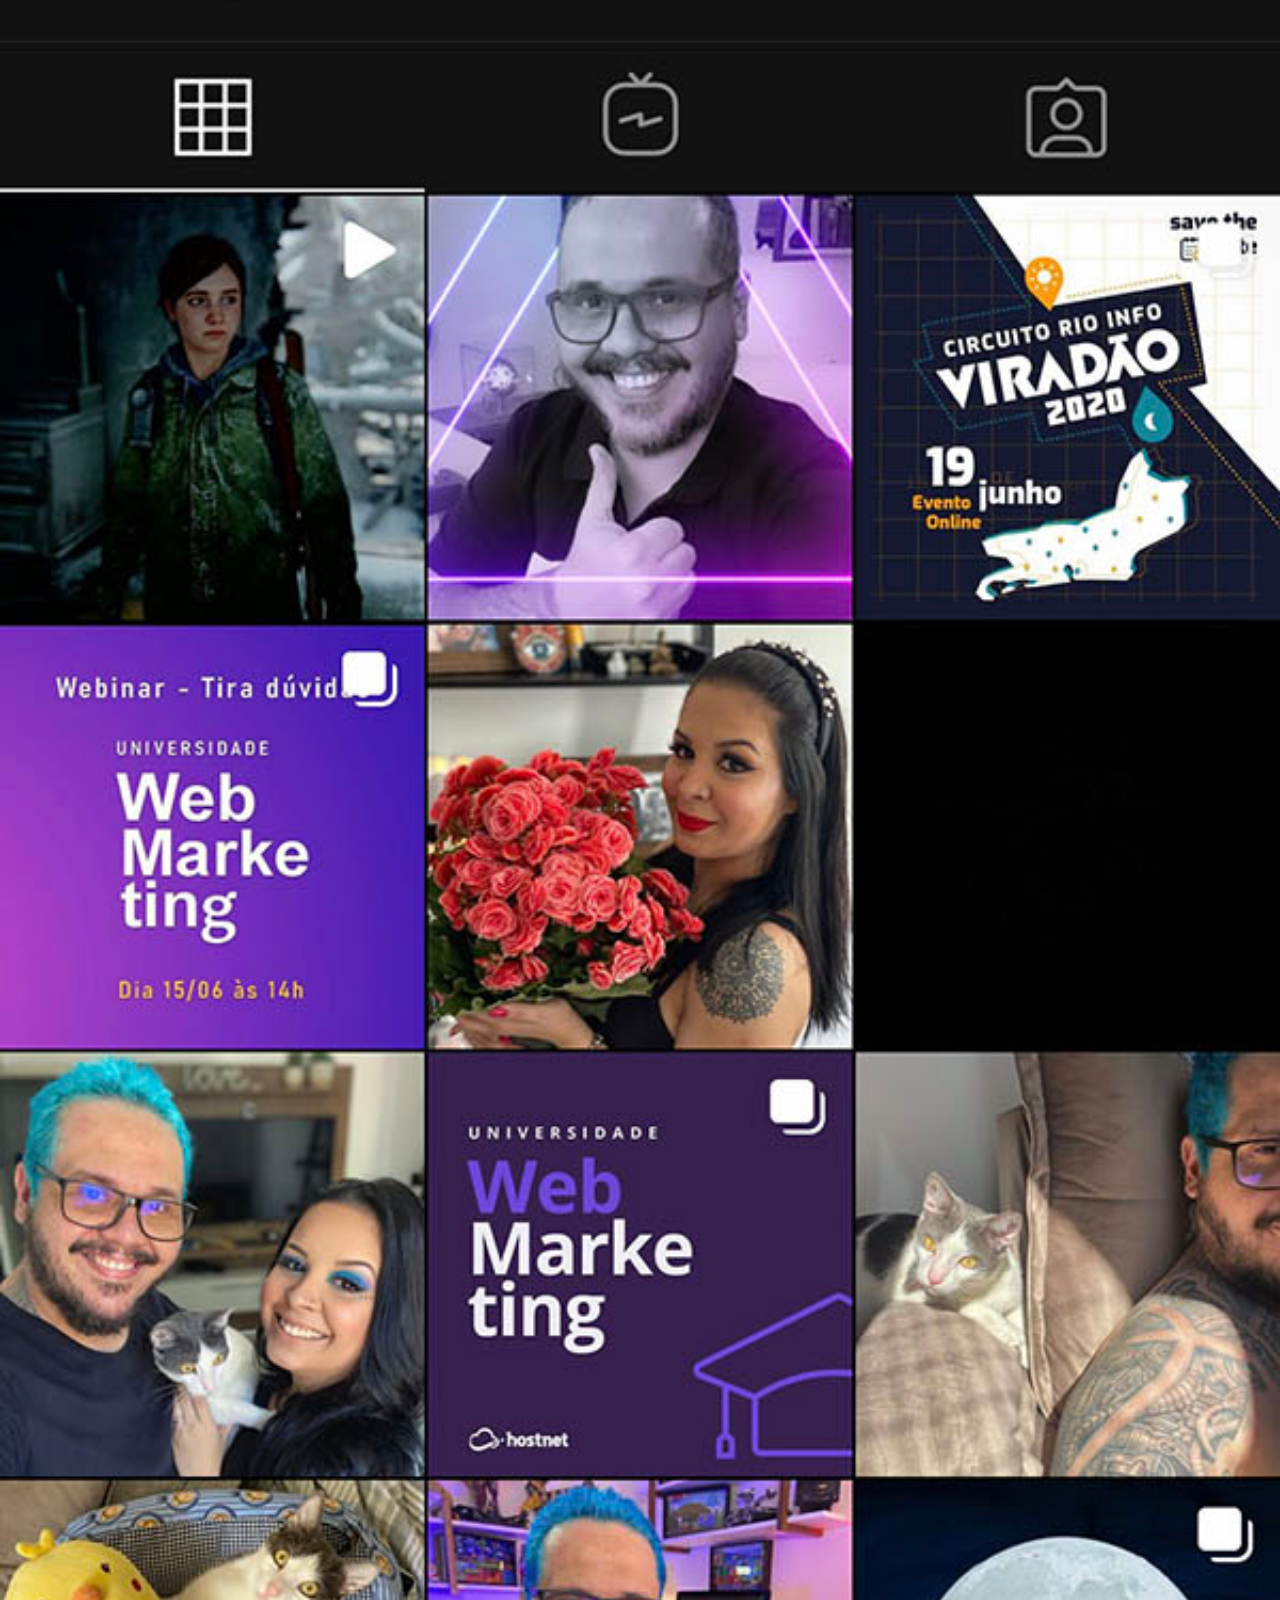
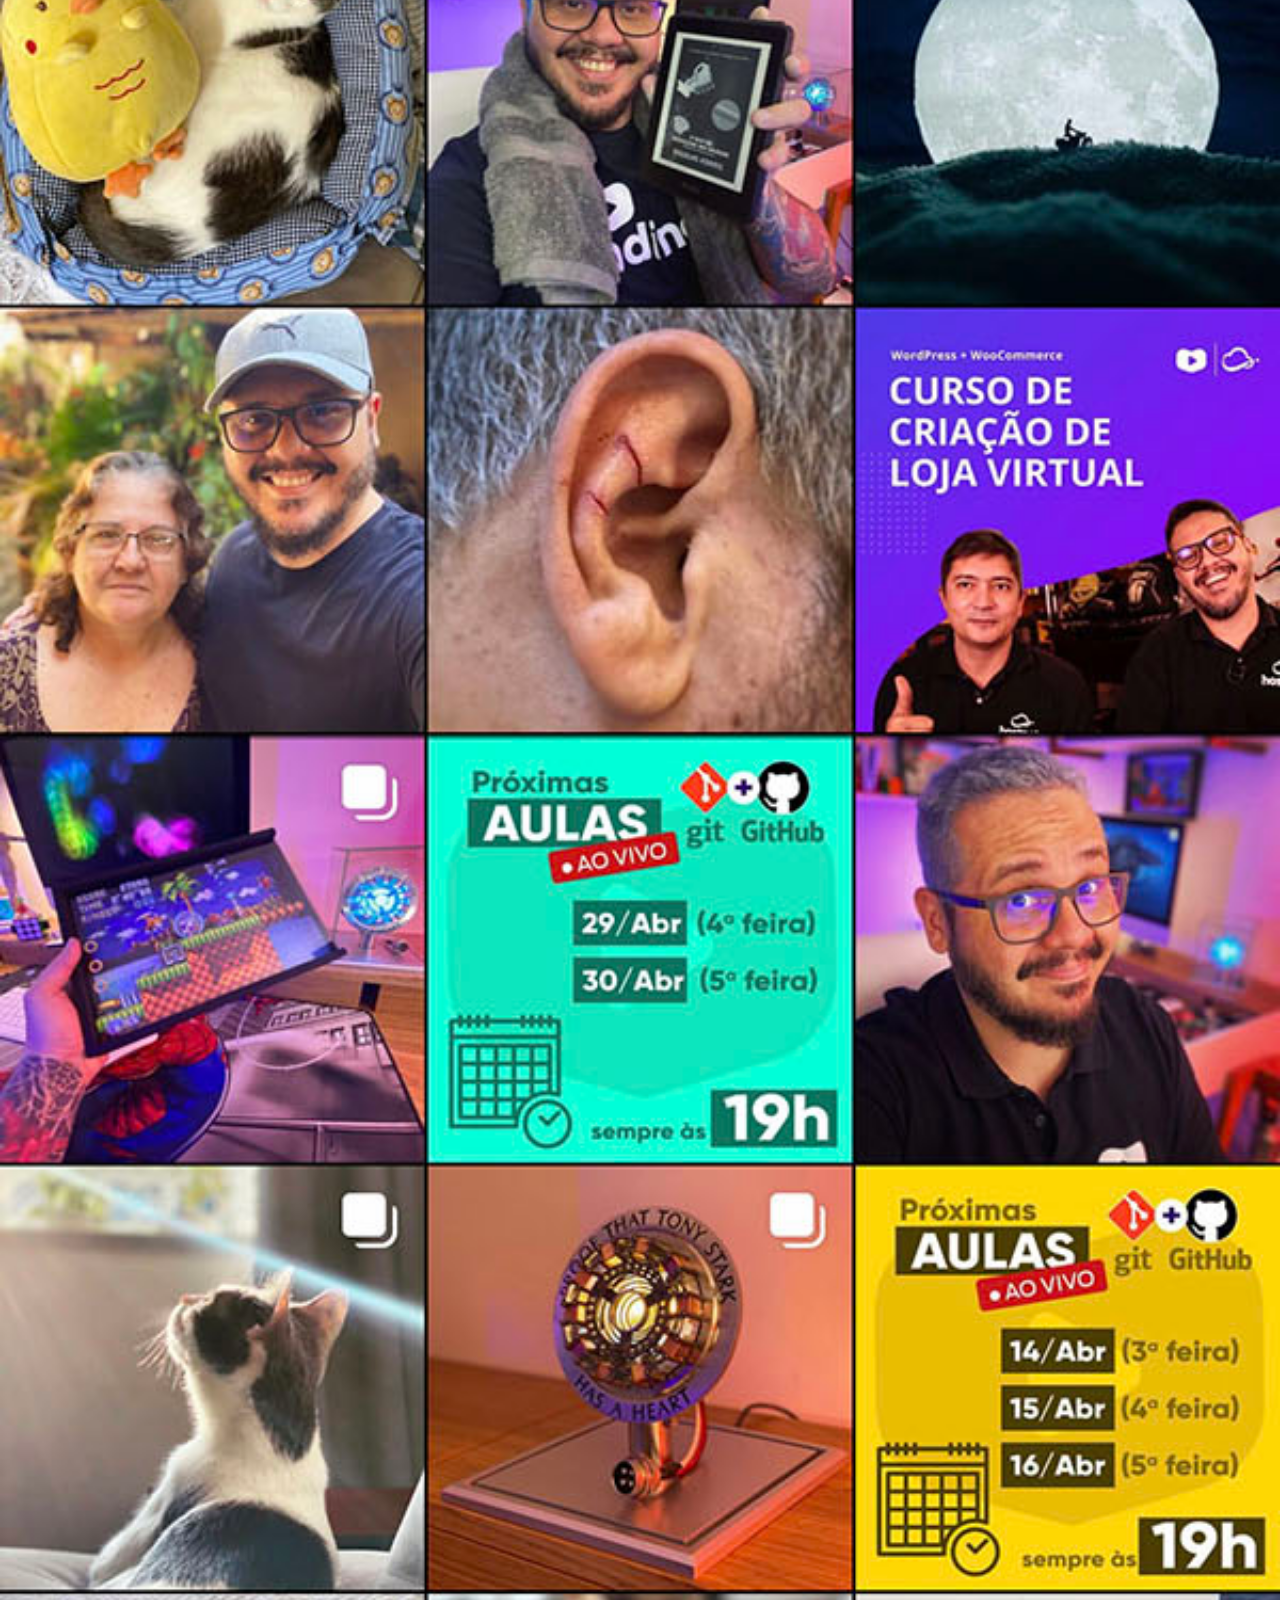
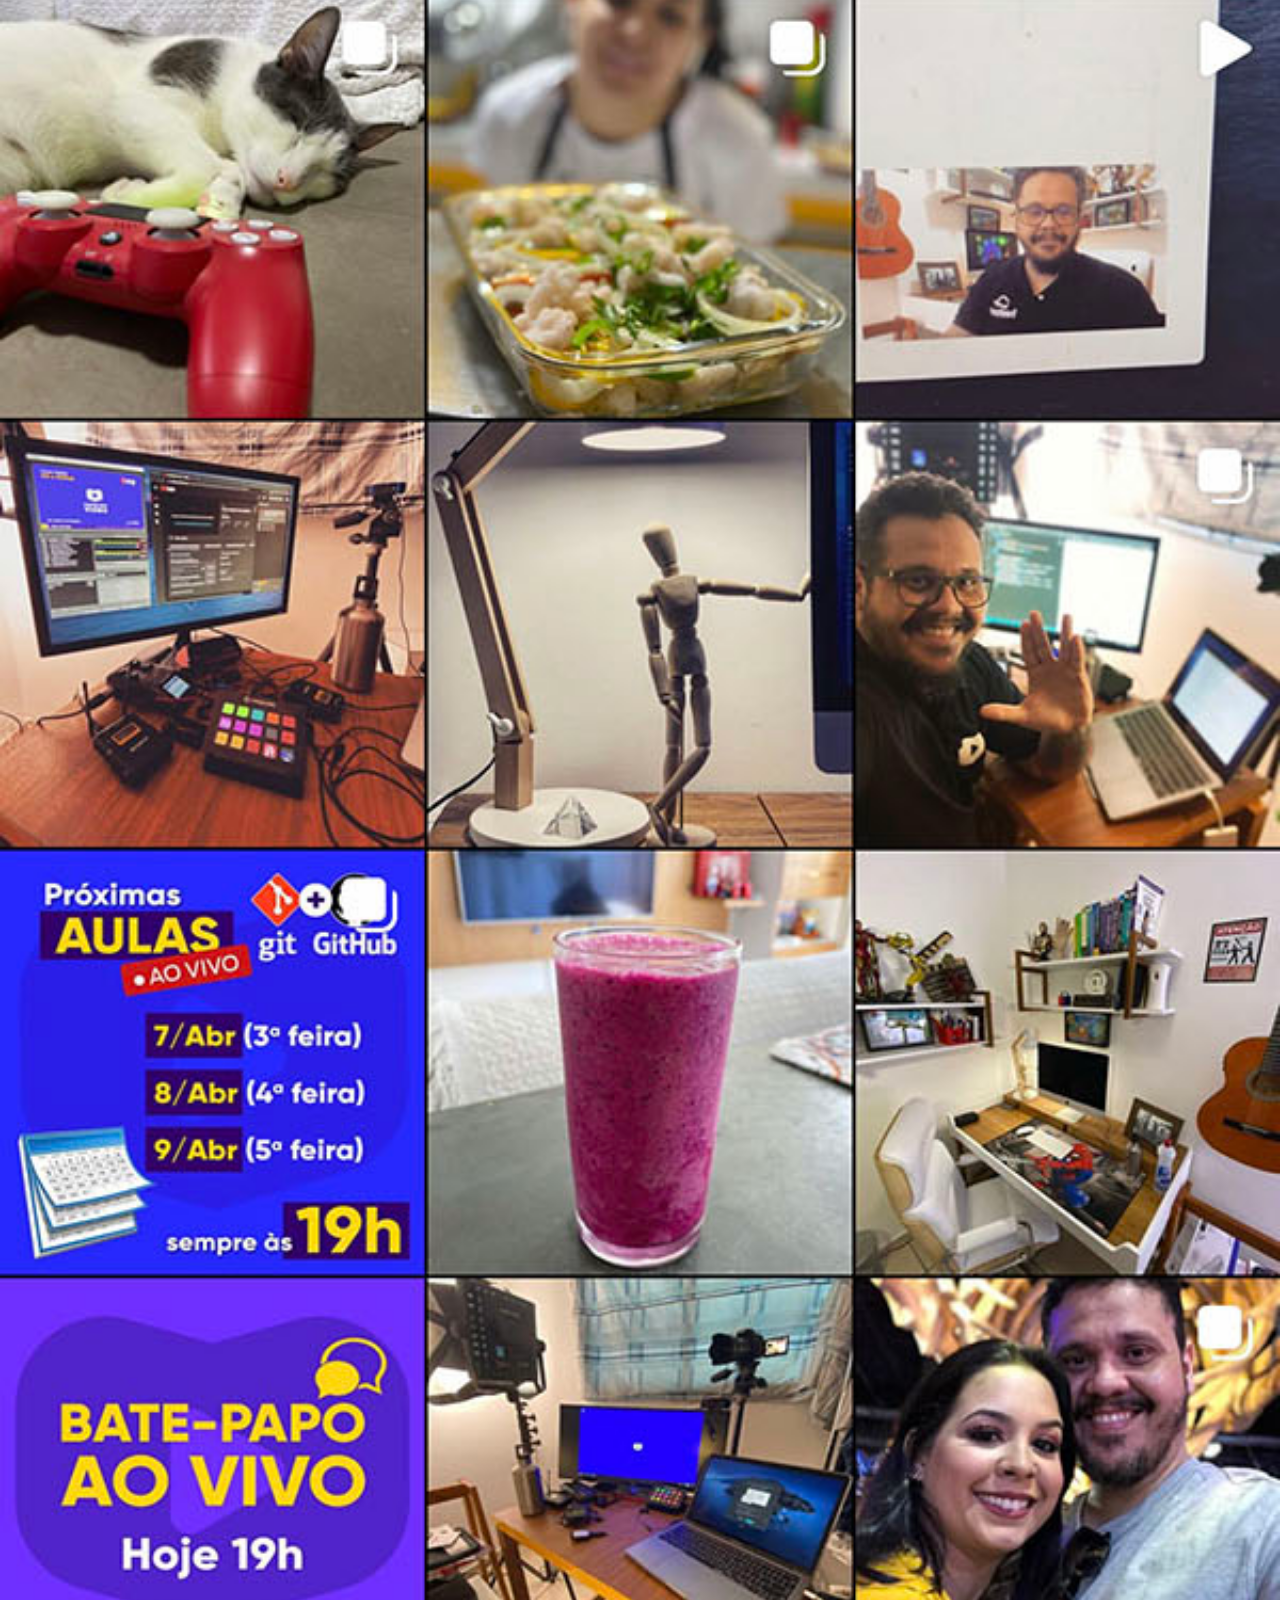
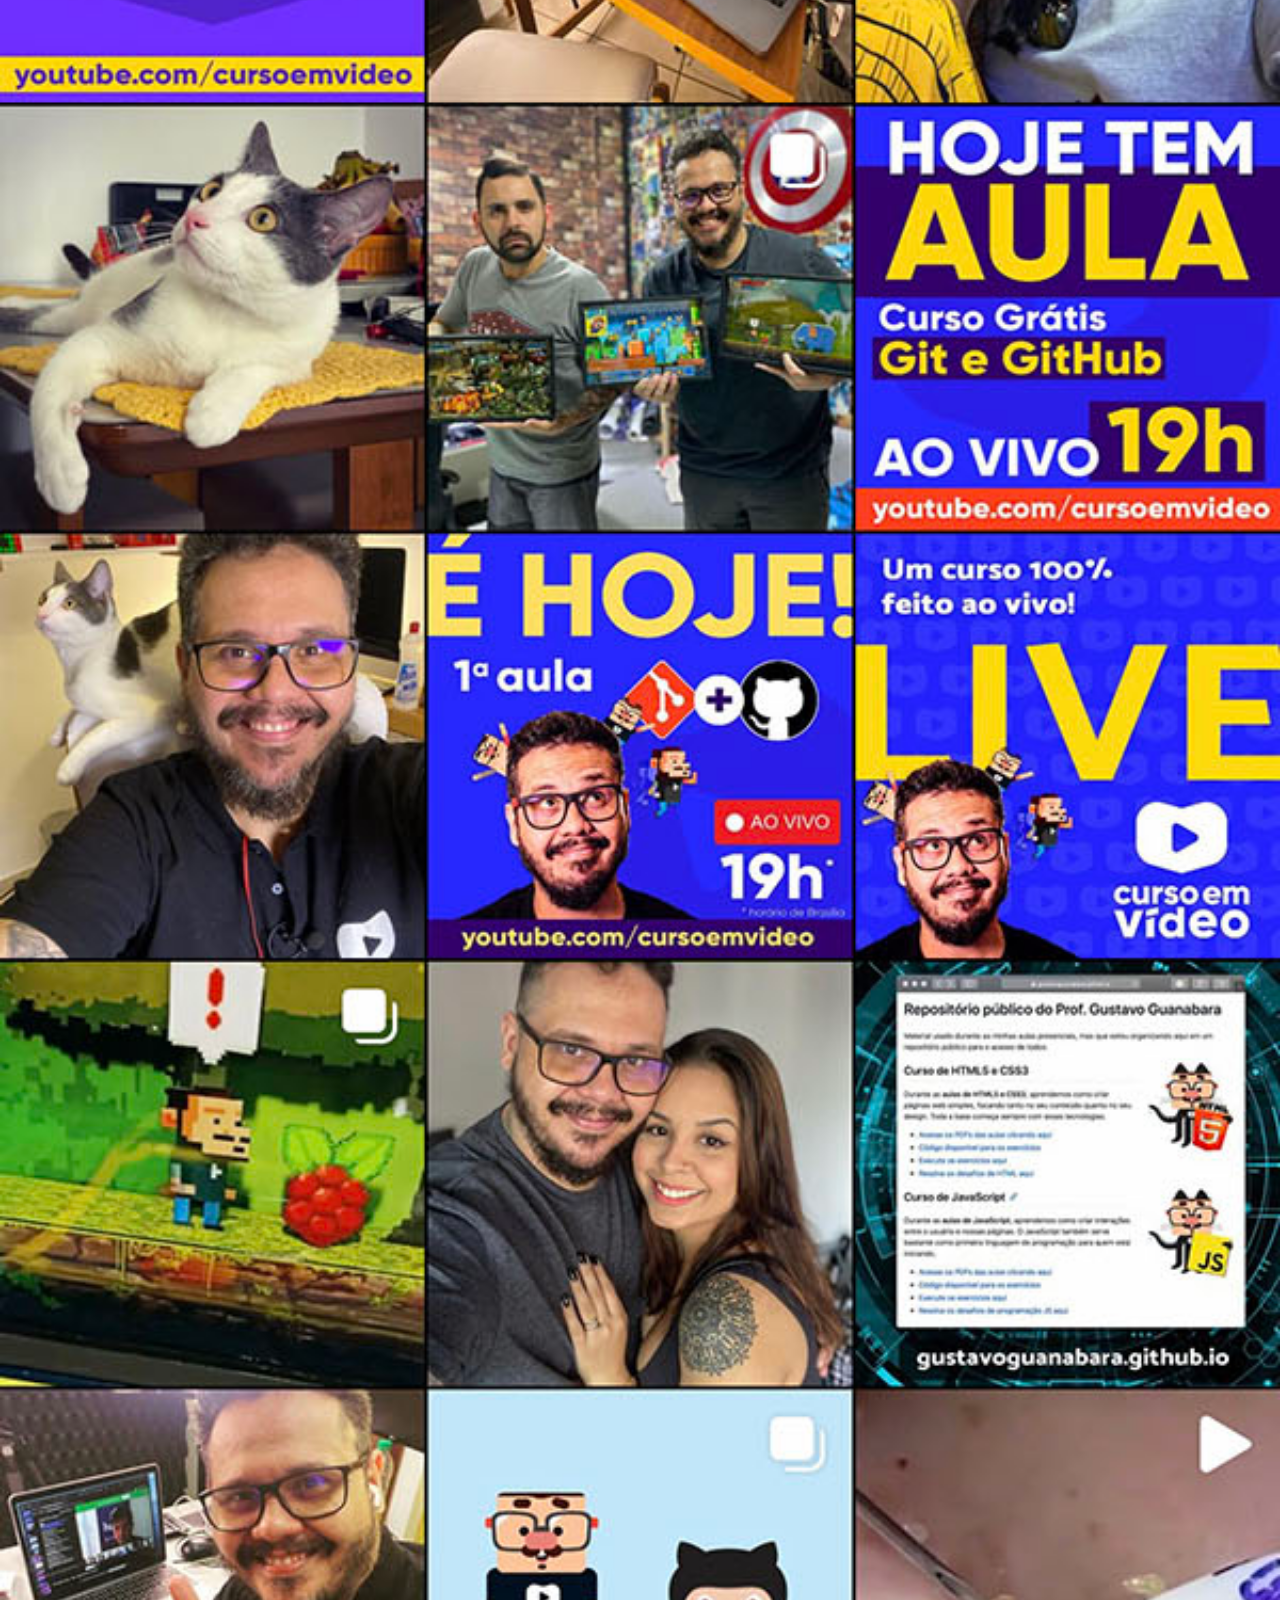
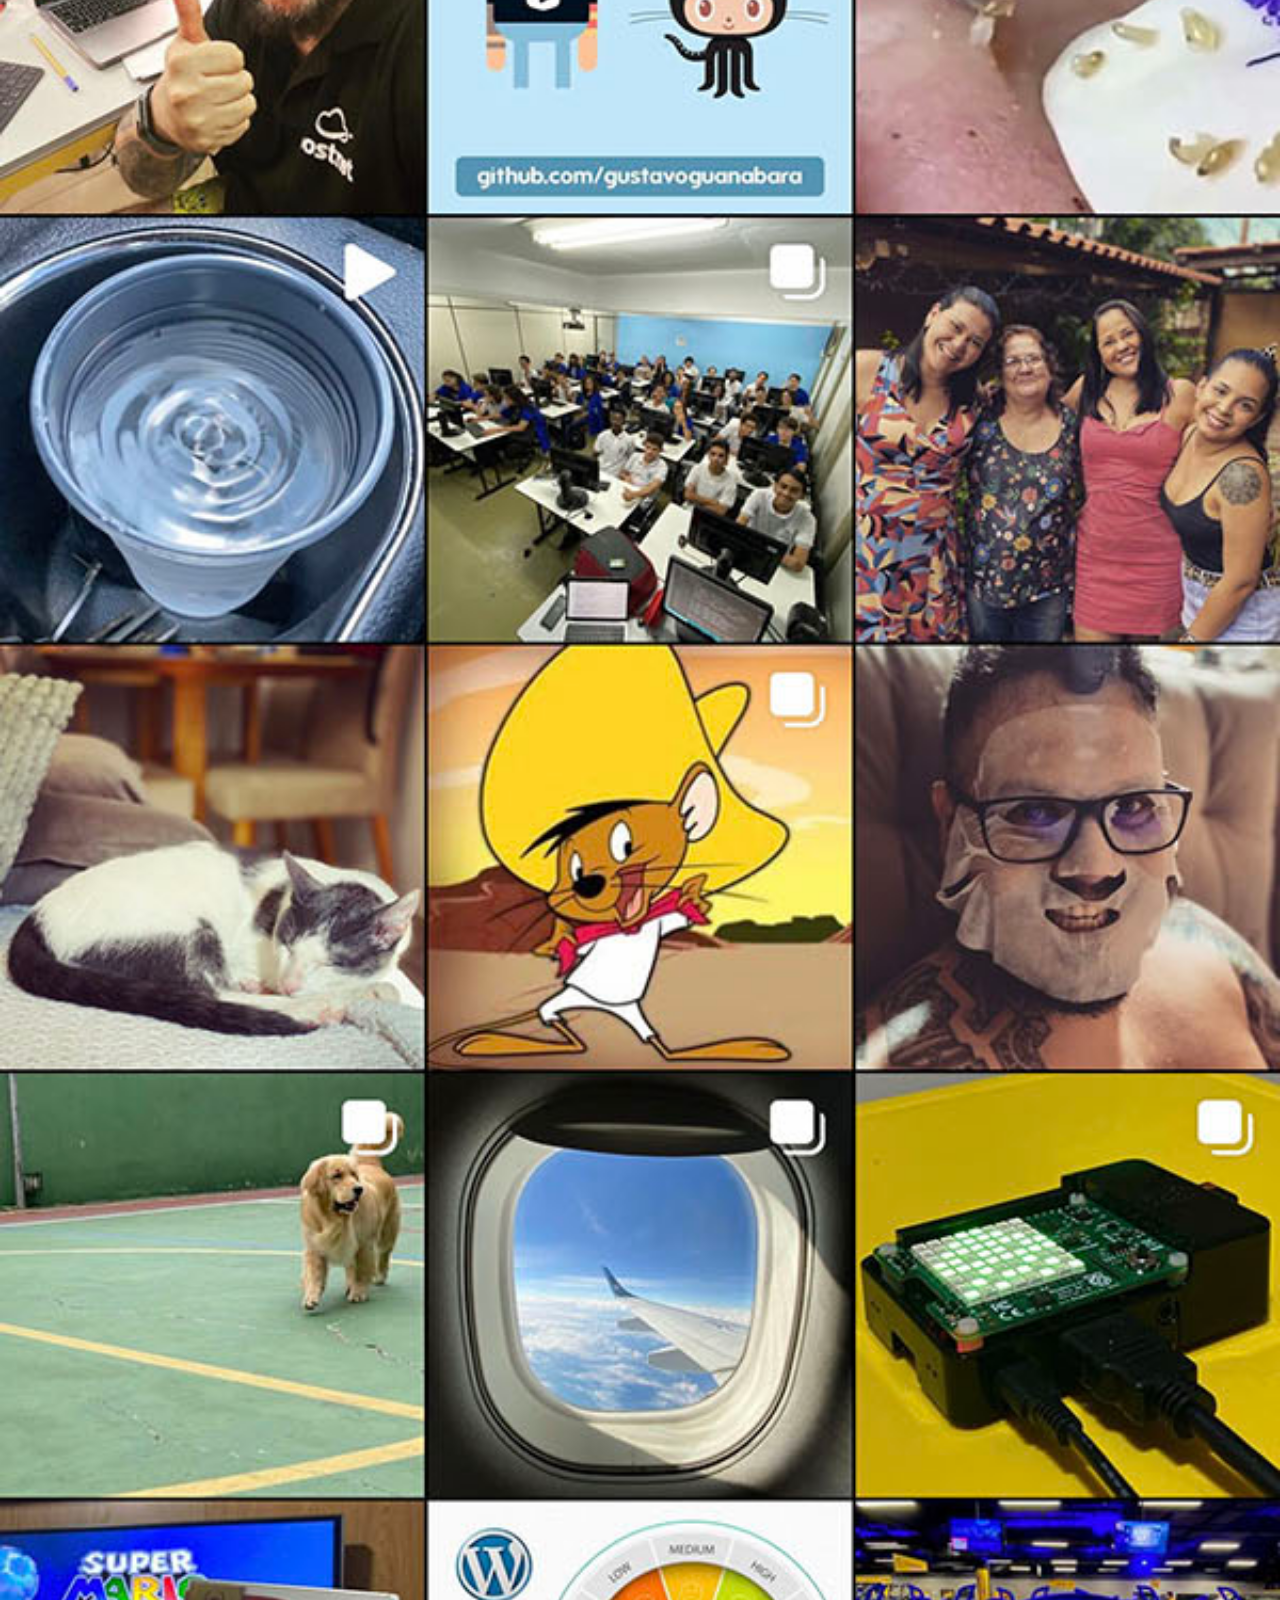
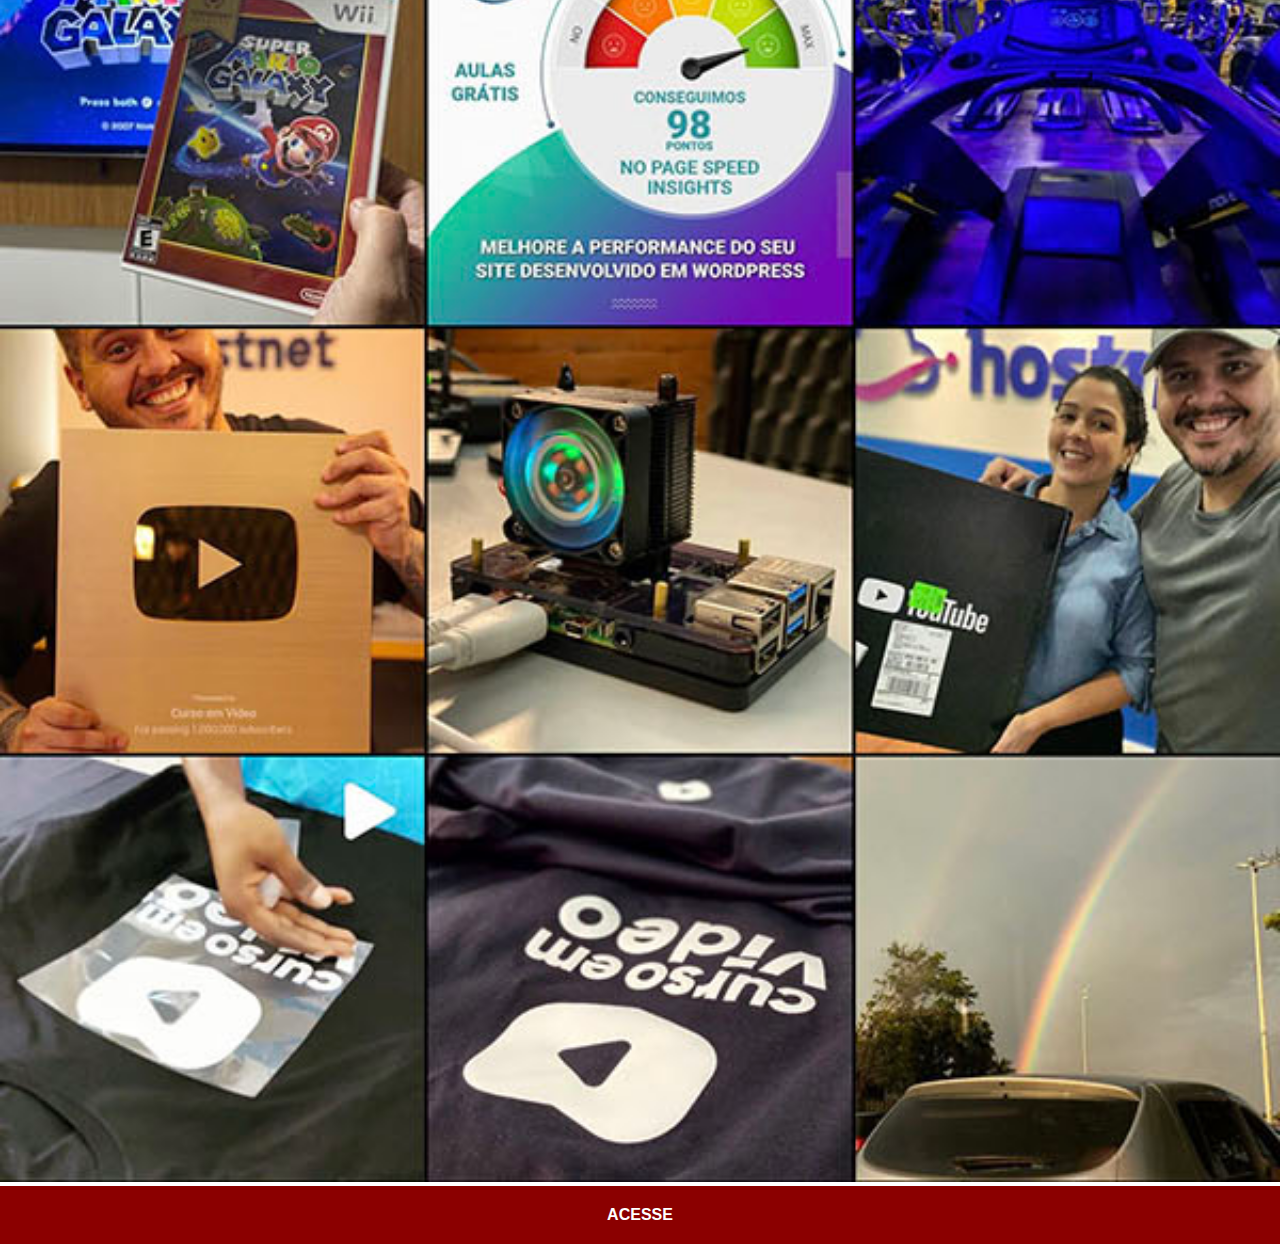
<file: instagam.html>
<!DOCTYPE html>
<html lang="en">
<head>
    <meta charset="UTF-8">
    <meta name="viewport" content="width=device-width, initial-scale=1.0">
    <link rel="stylesheet" href="css/social.css">
    <title>Instagram</title>
</head>
<body>
    <img src="img/tela-instagram.jpg" alt="Instagram">
    <a href="https://www.youtube.com/" target="_blank">ACESSE</a>
</body>
</html>
</file>
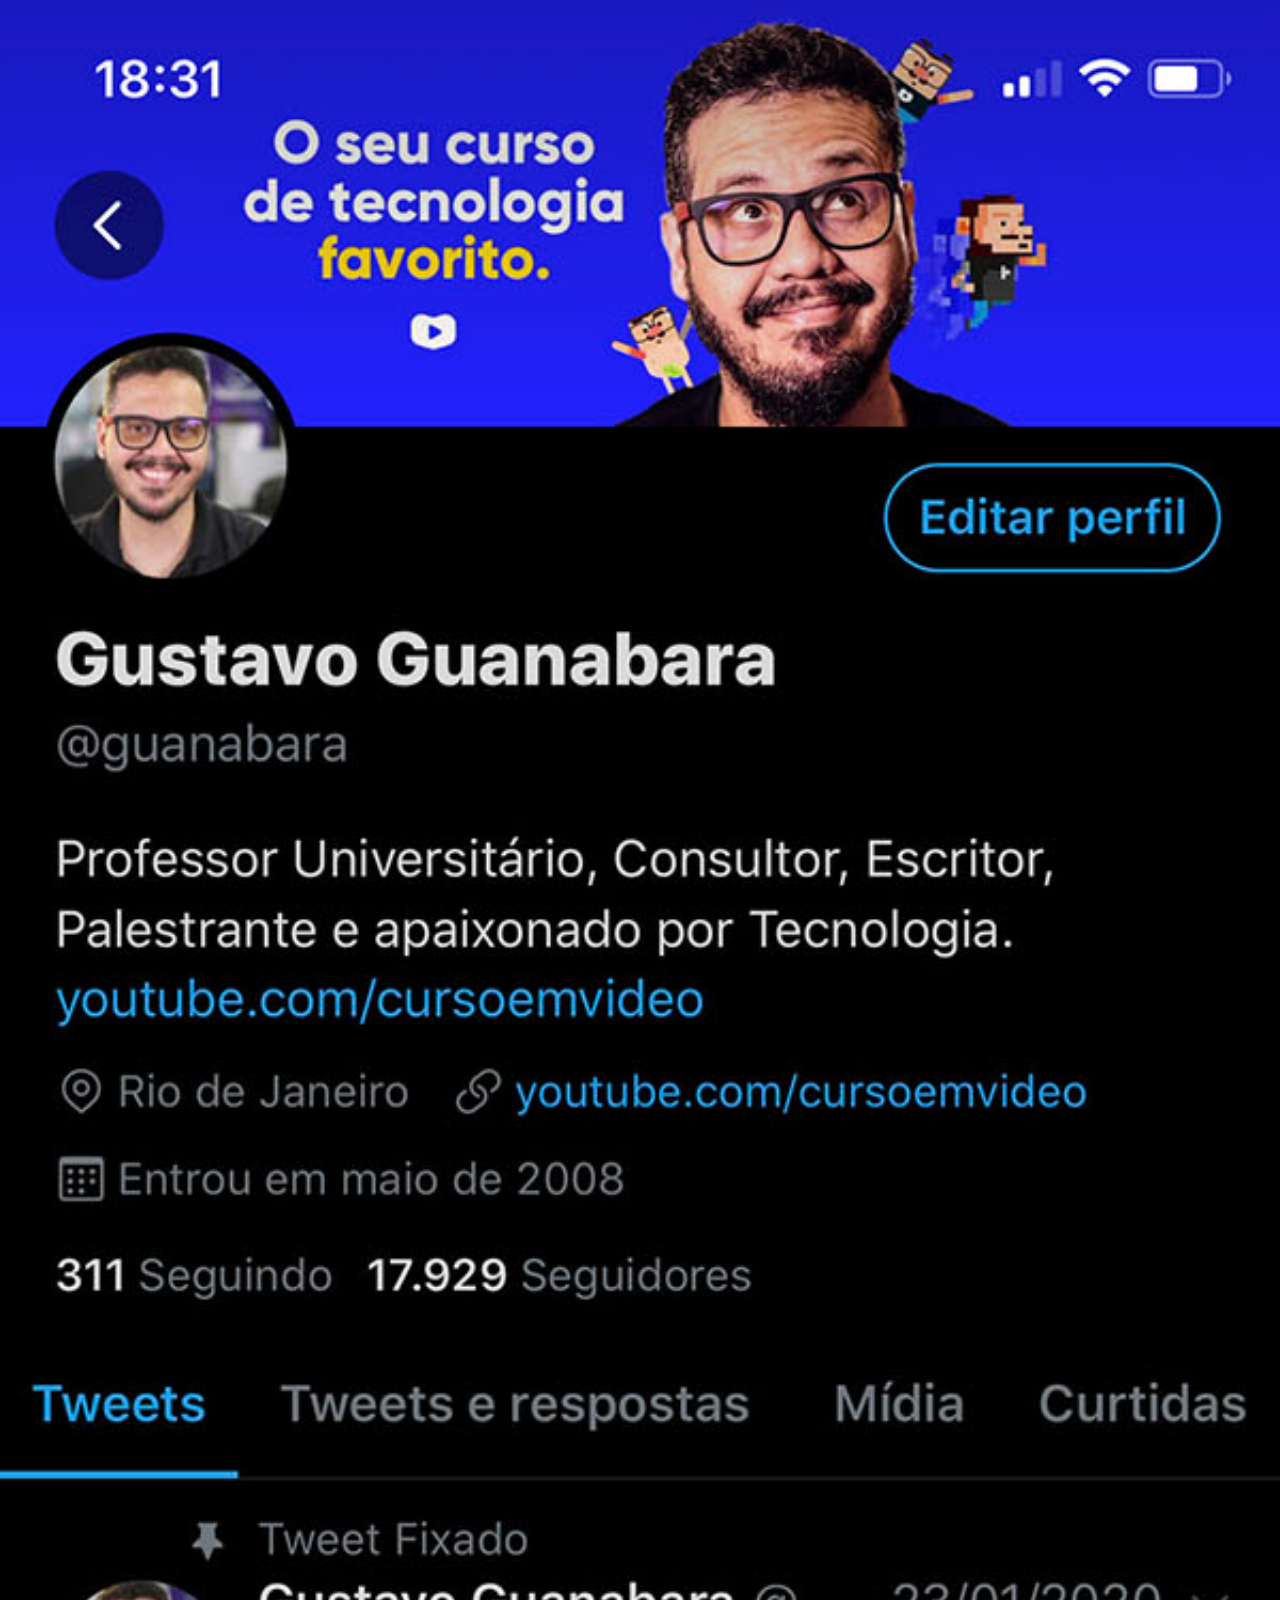
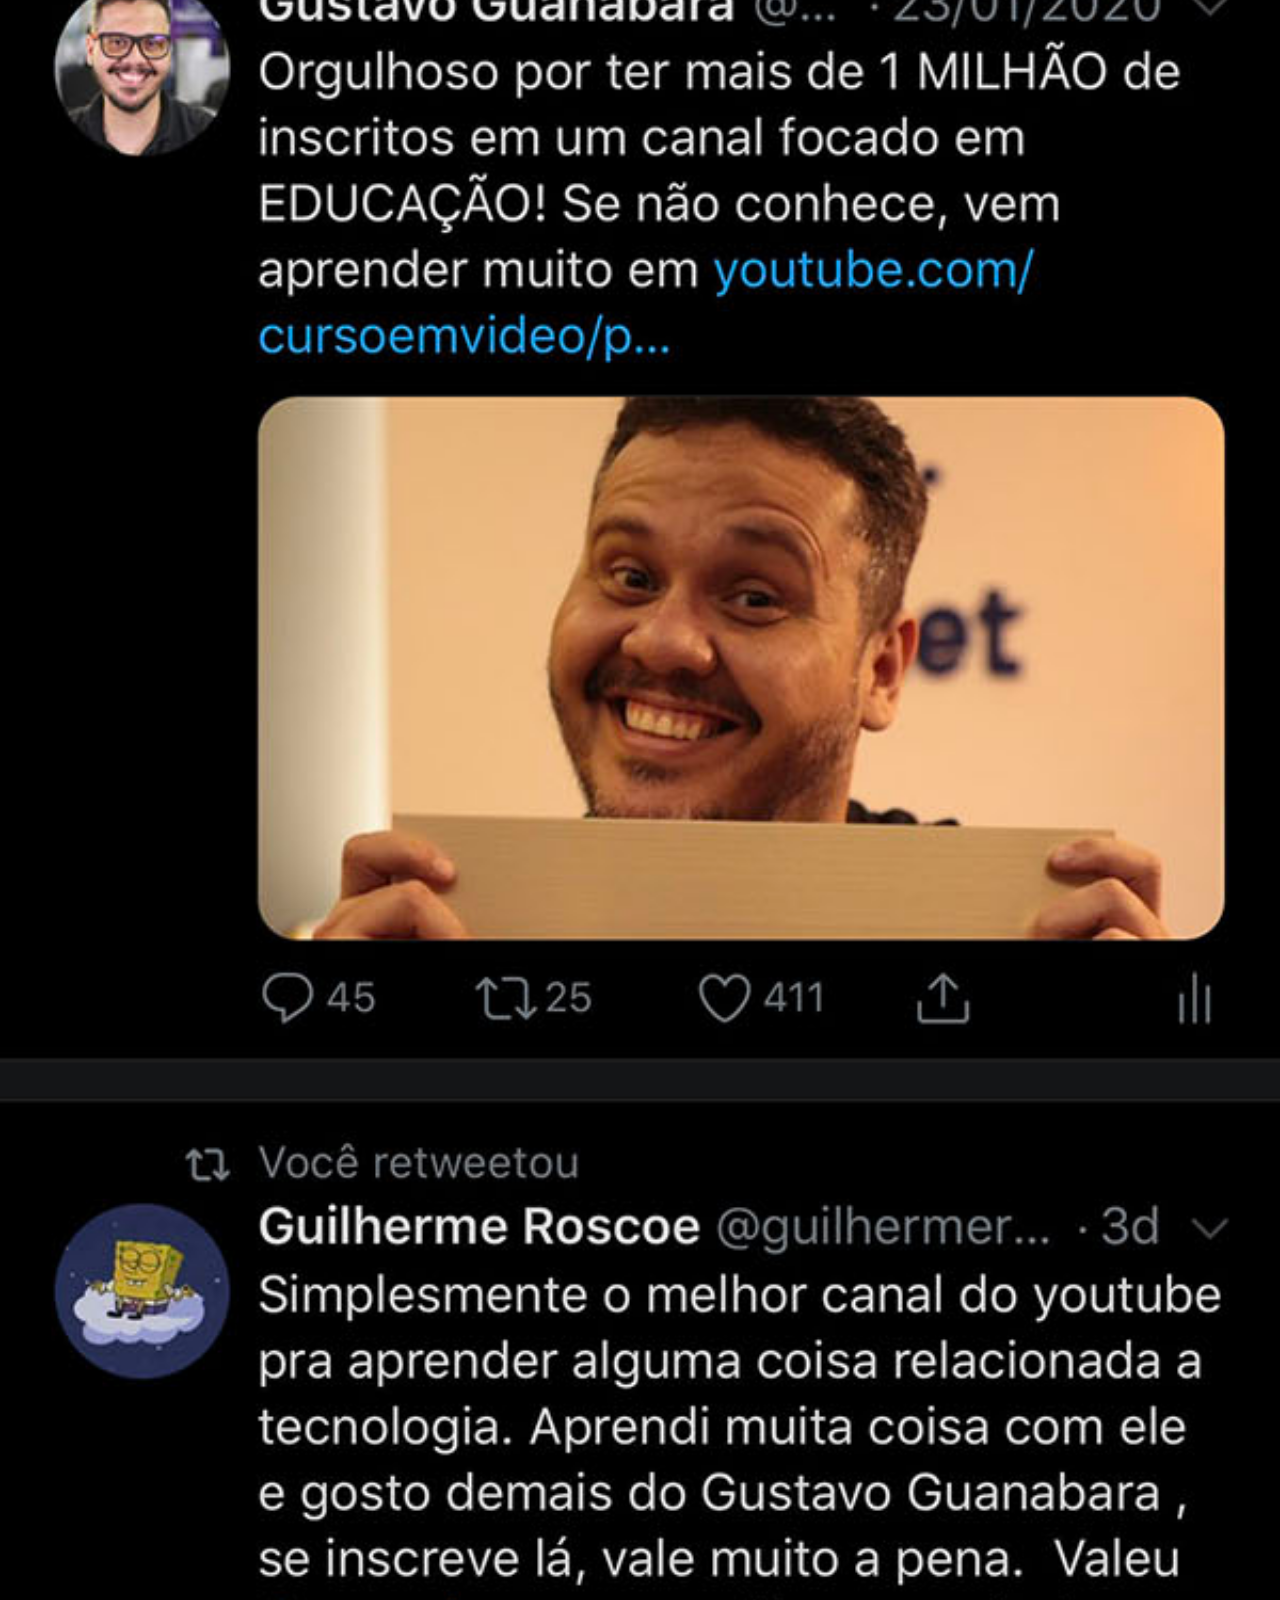
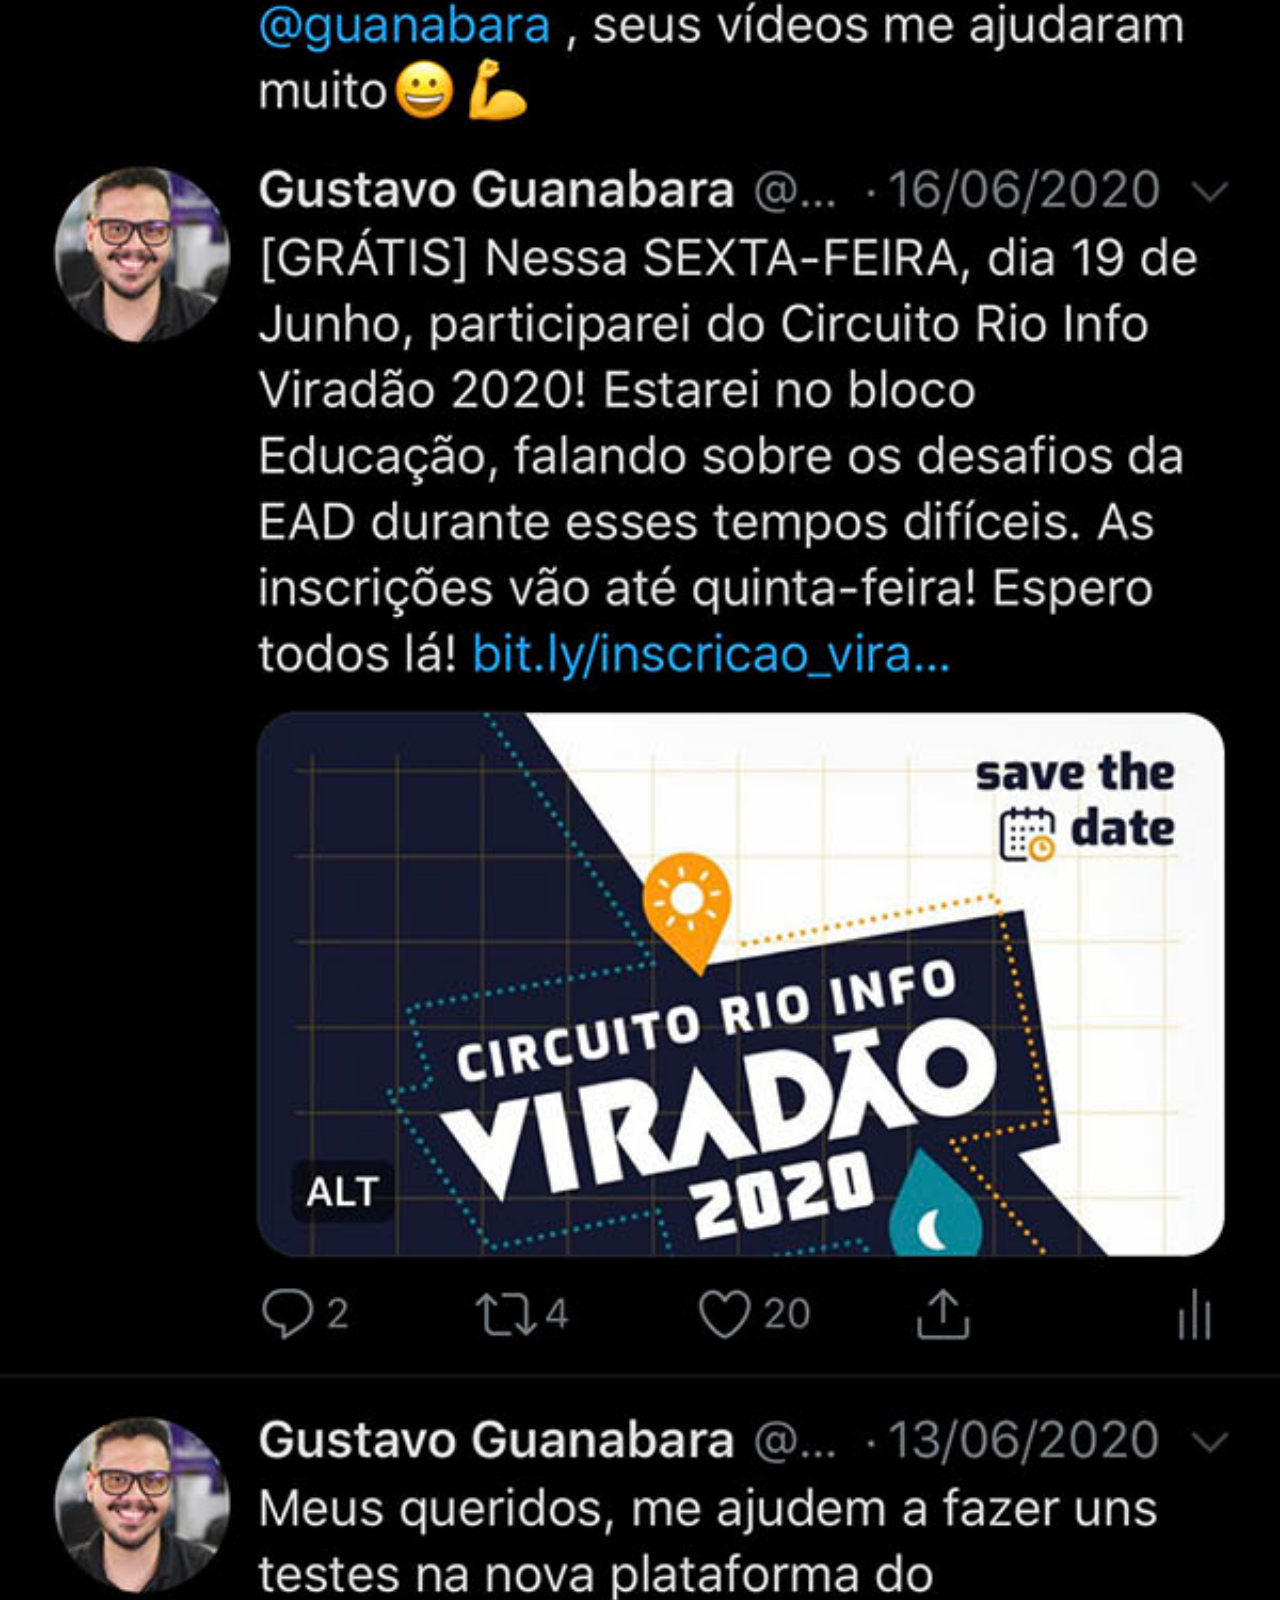
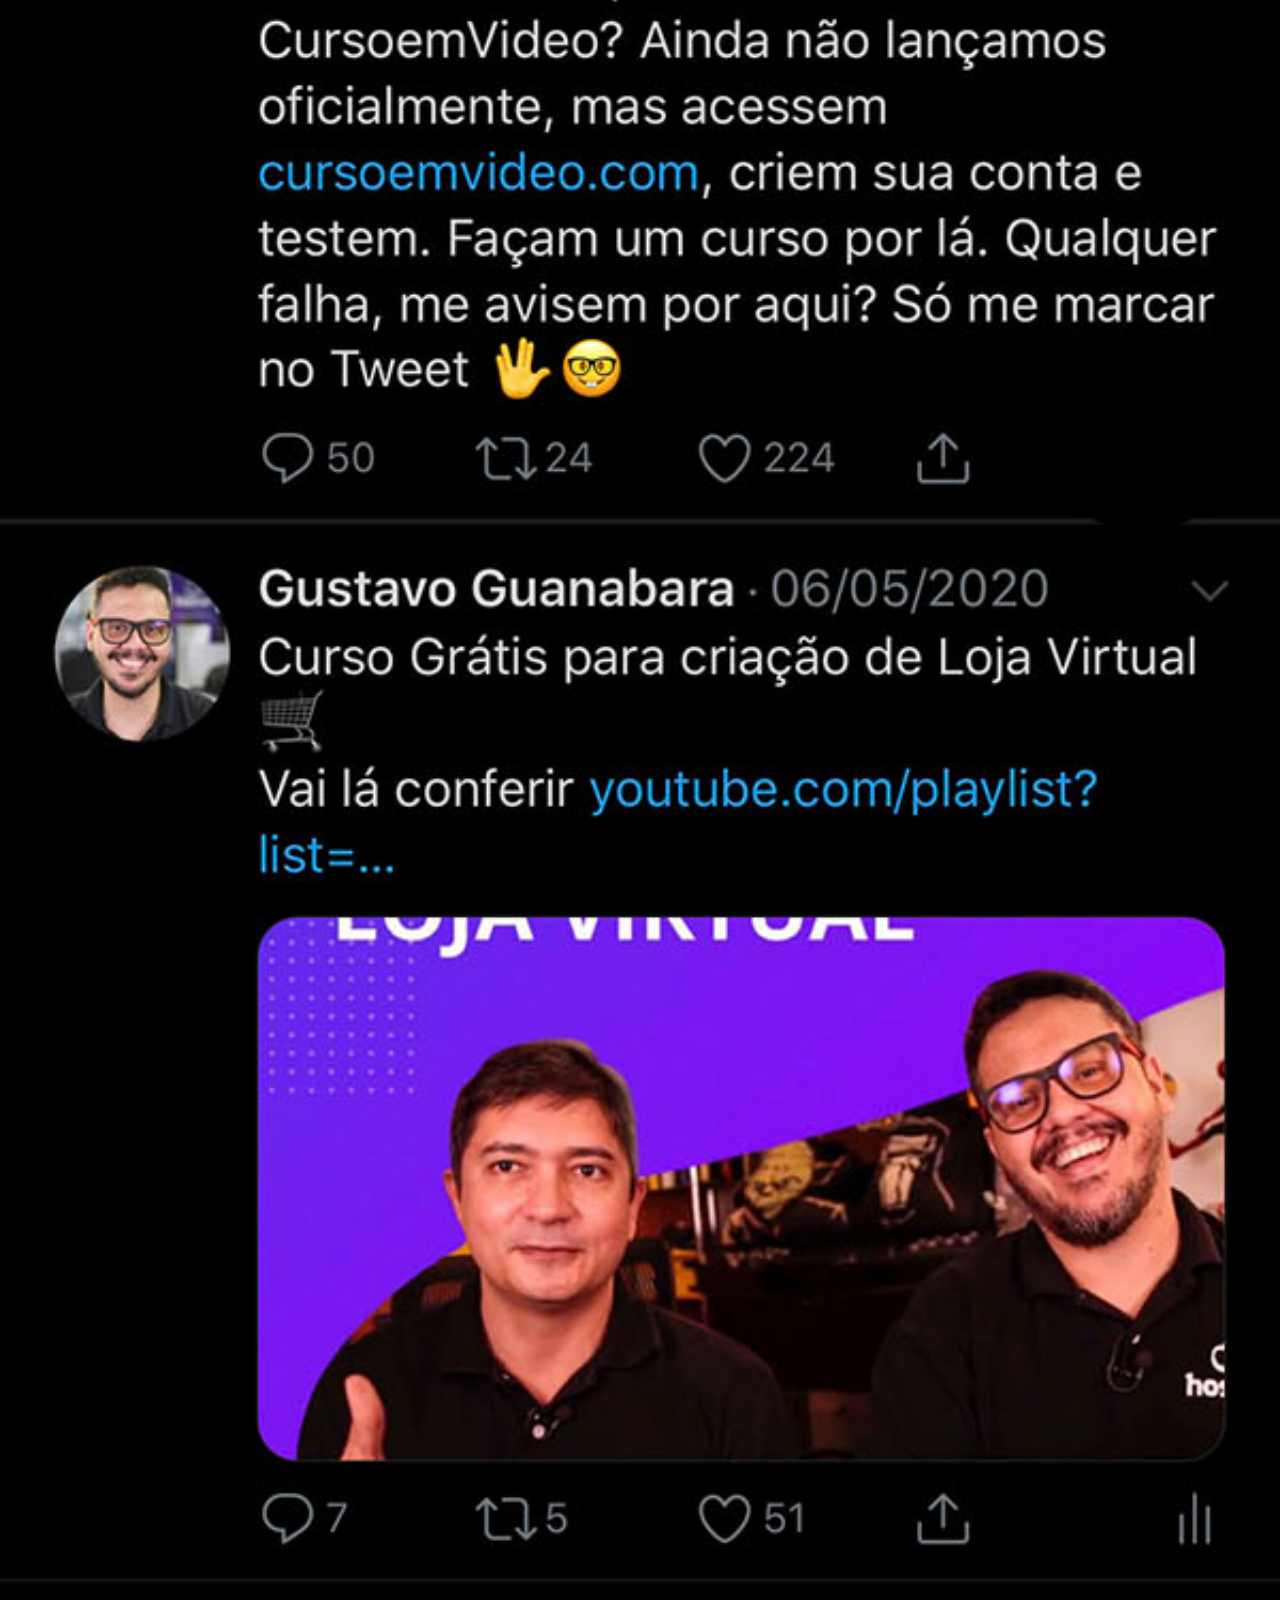
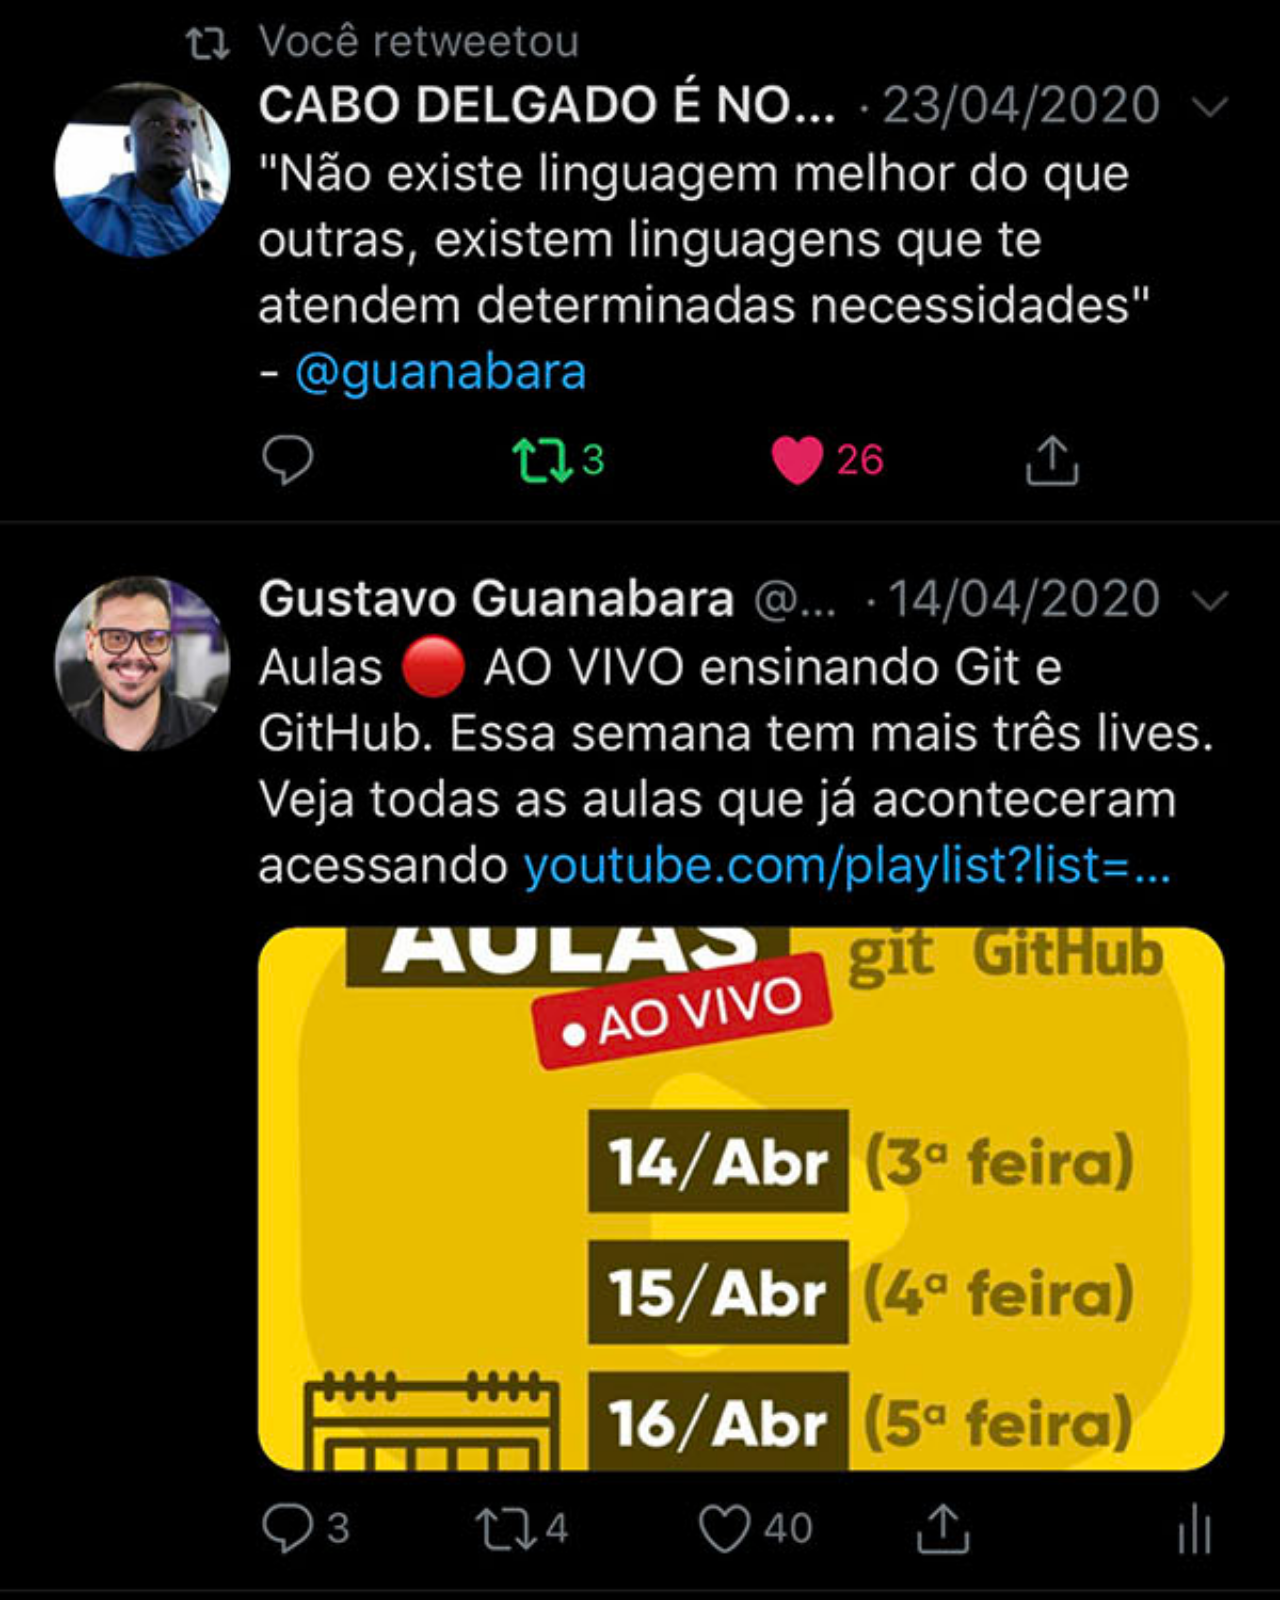
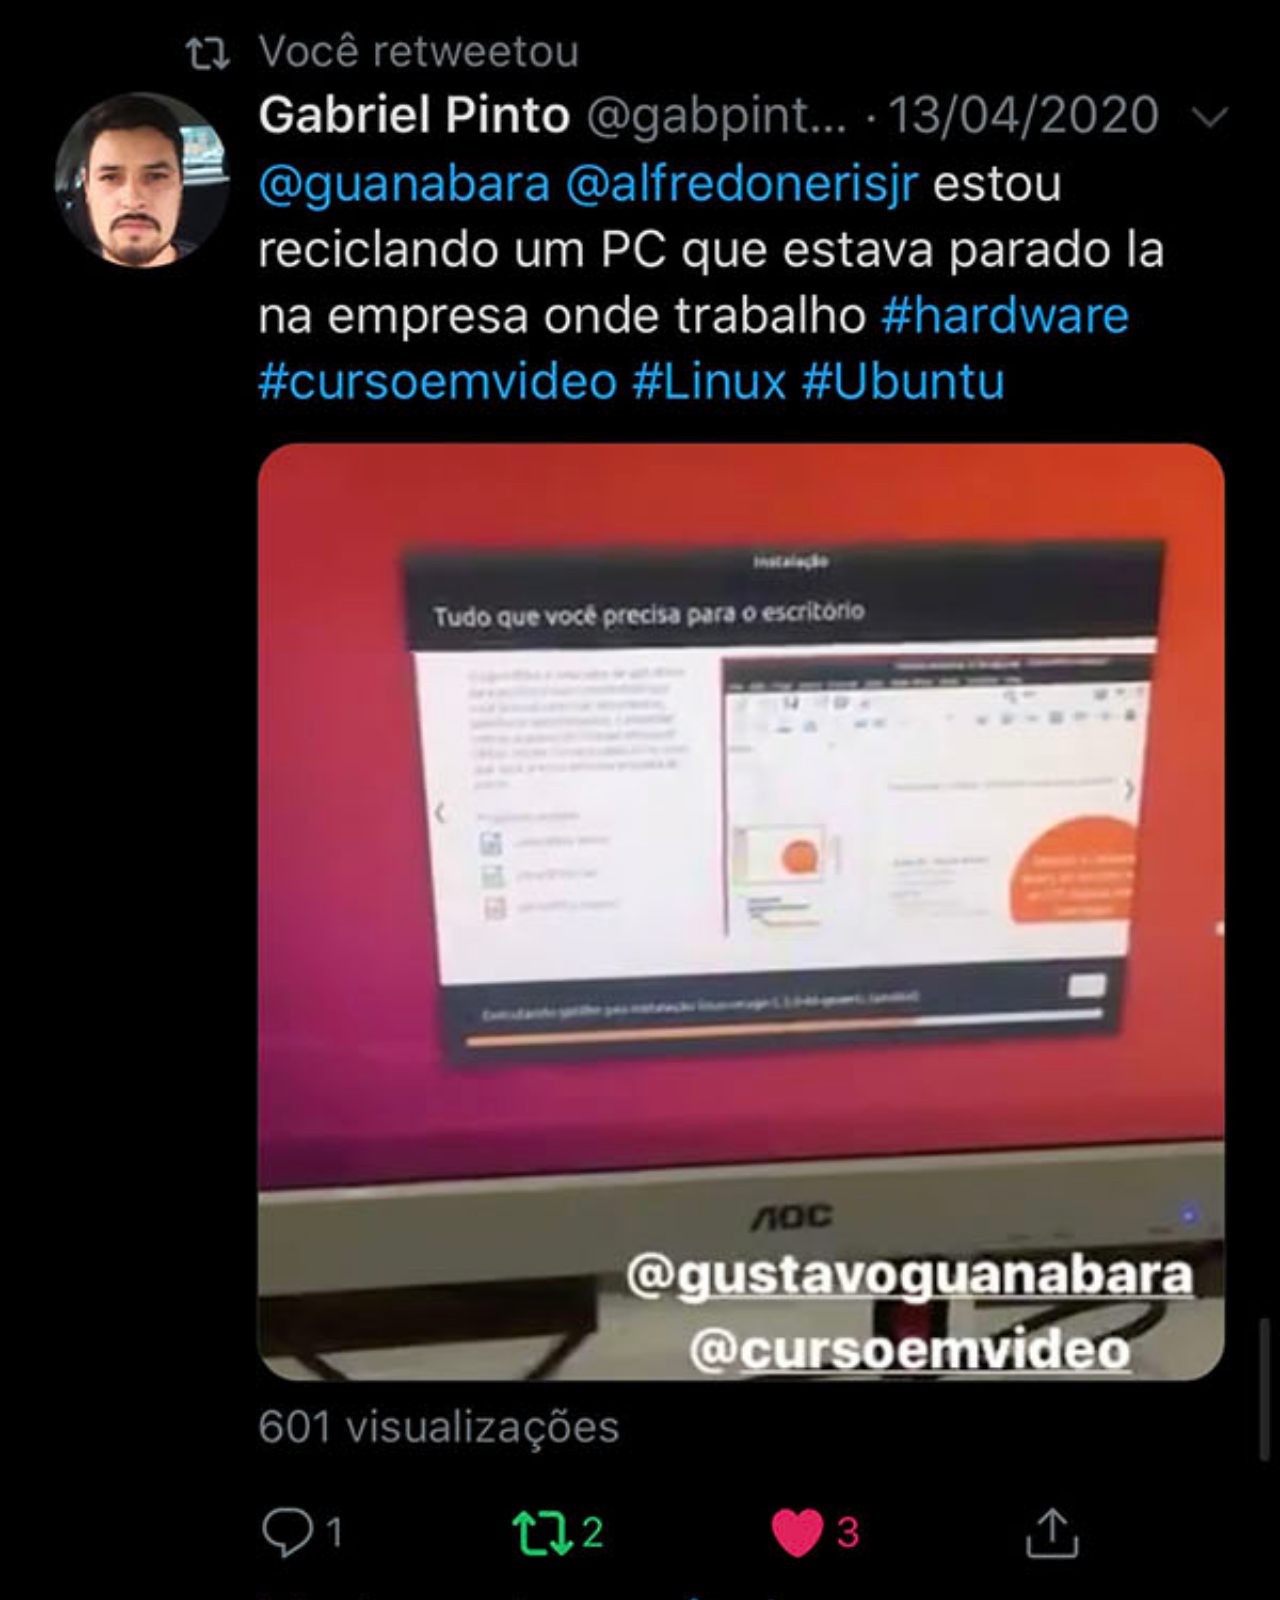
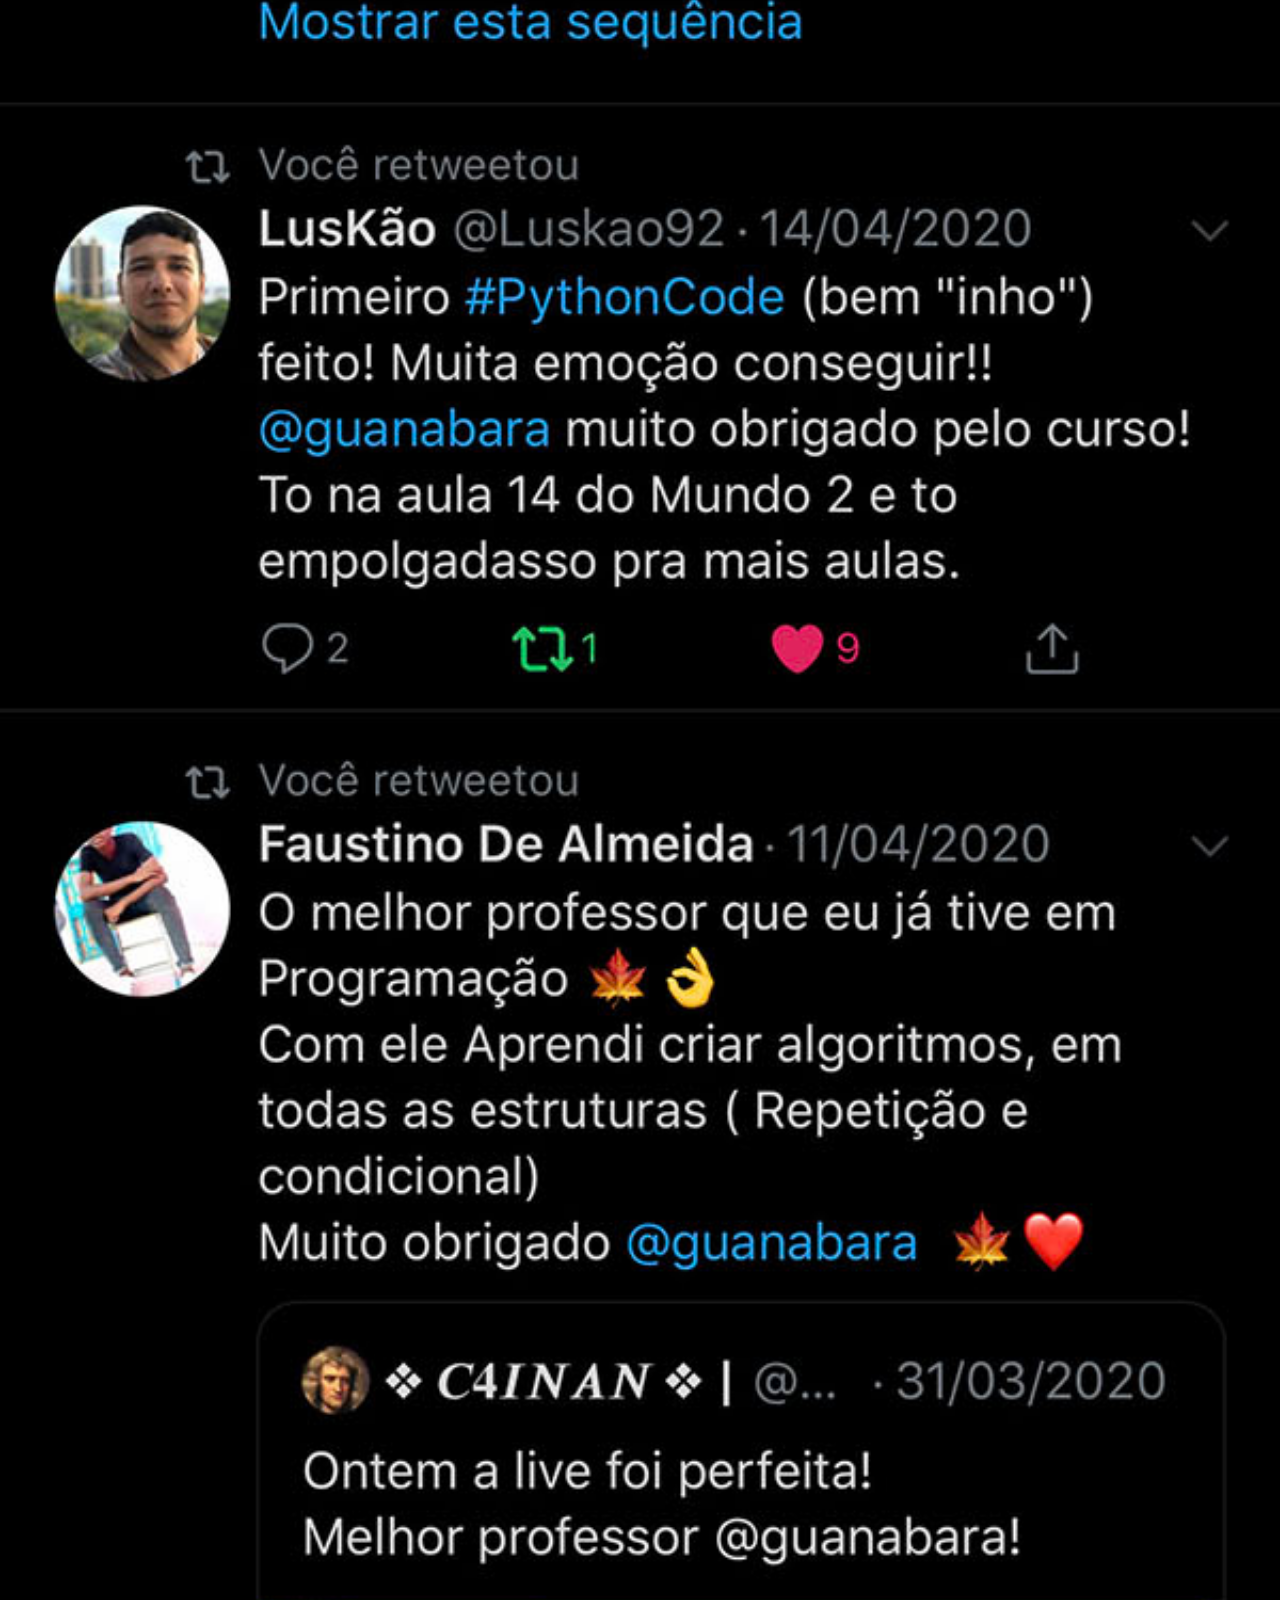
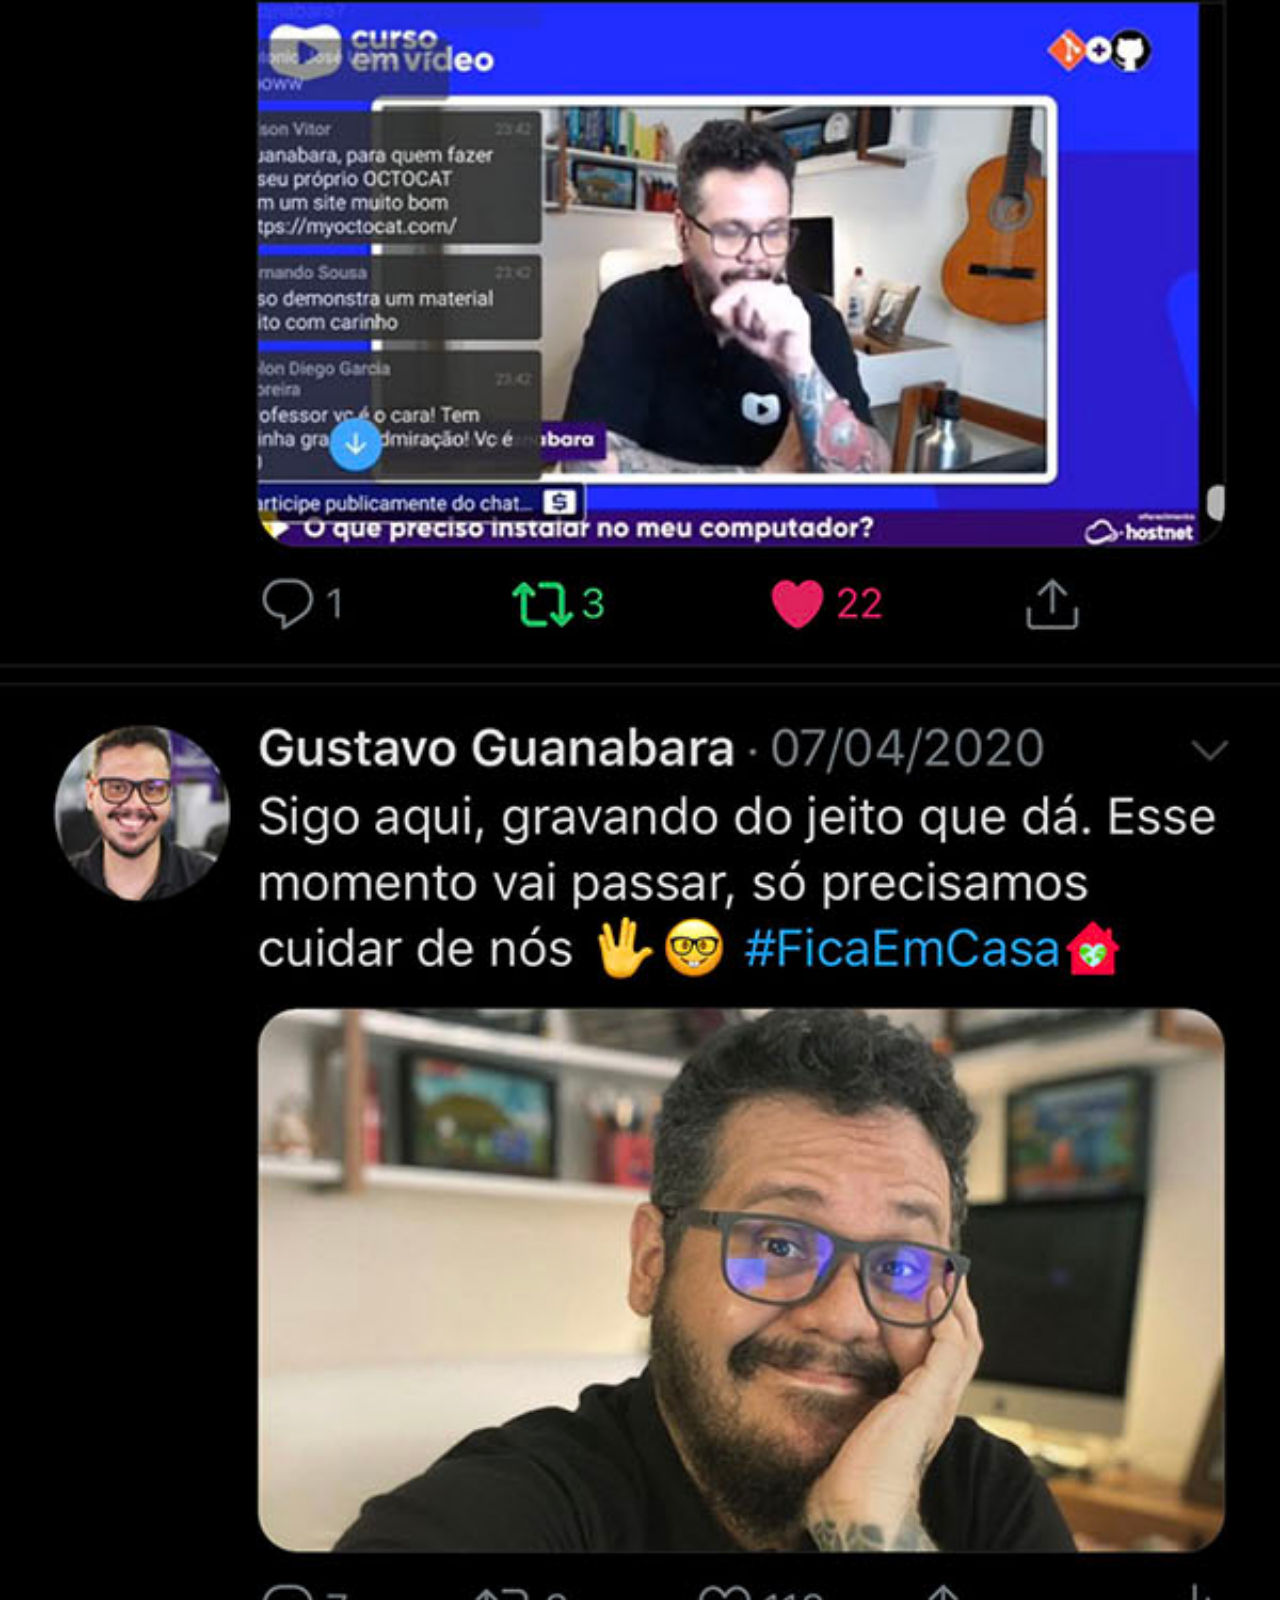
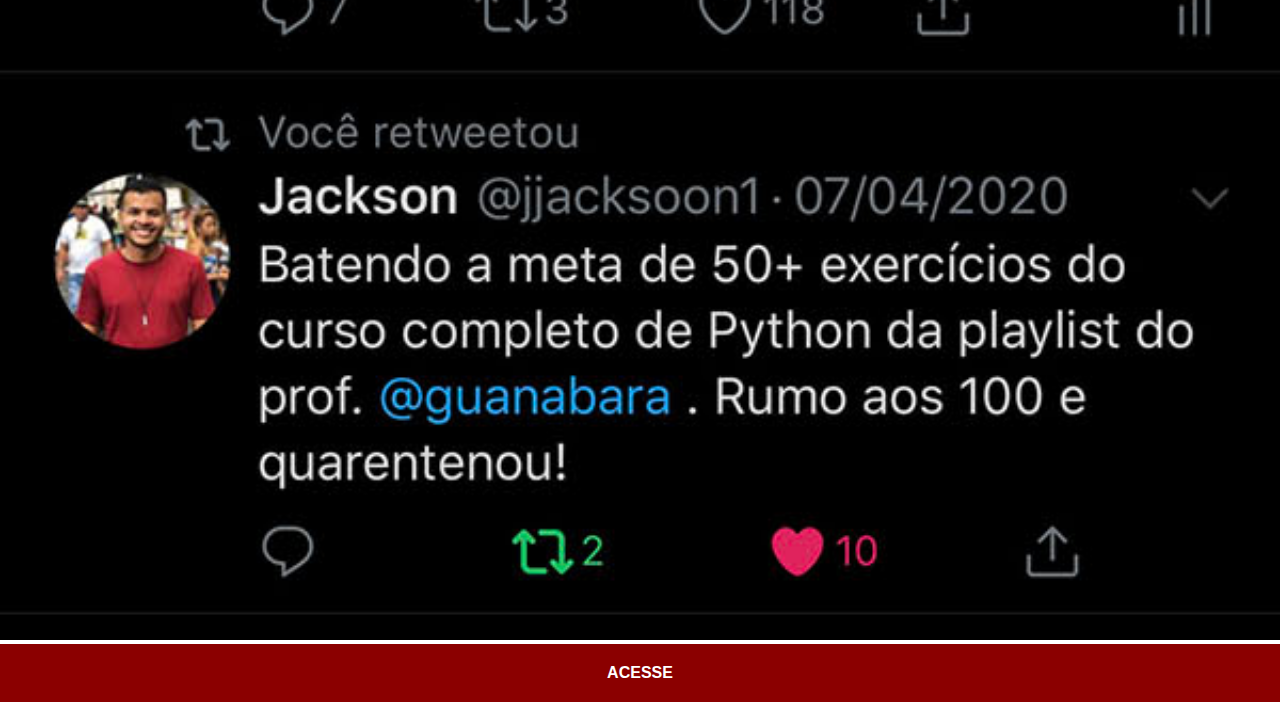
<file: twinter.html>
<!DOCTYPE html>
<html lang="en">
<head>
    <meta charset="UTF-8">
    <meta name="viewport" content="width=device-width, initial-scale=1.0">
    <link rel="stylesheet" href="css/social.css">
    <title>Twinter</title>
</head>
<body>
    <img src="img/tela-twitter.jpg" alt="twinter">
    <a href="https://www.youtube.com/" target="_blank">ACESSE</a>
</body>
</html>
</file>
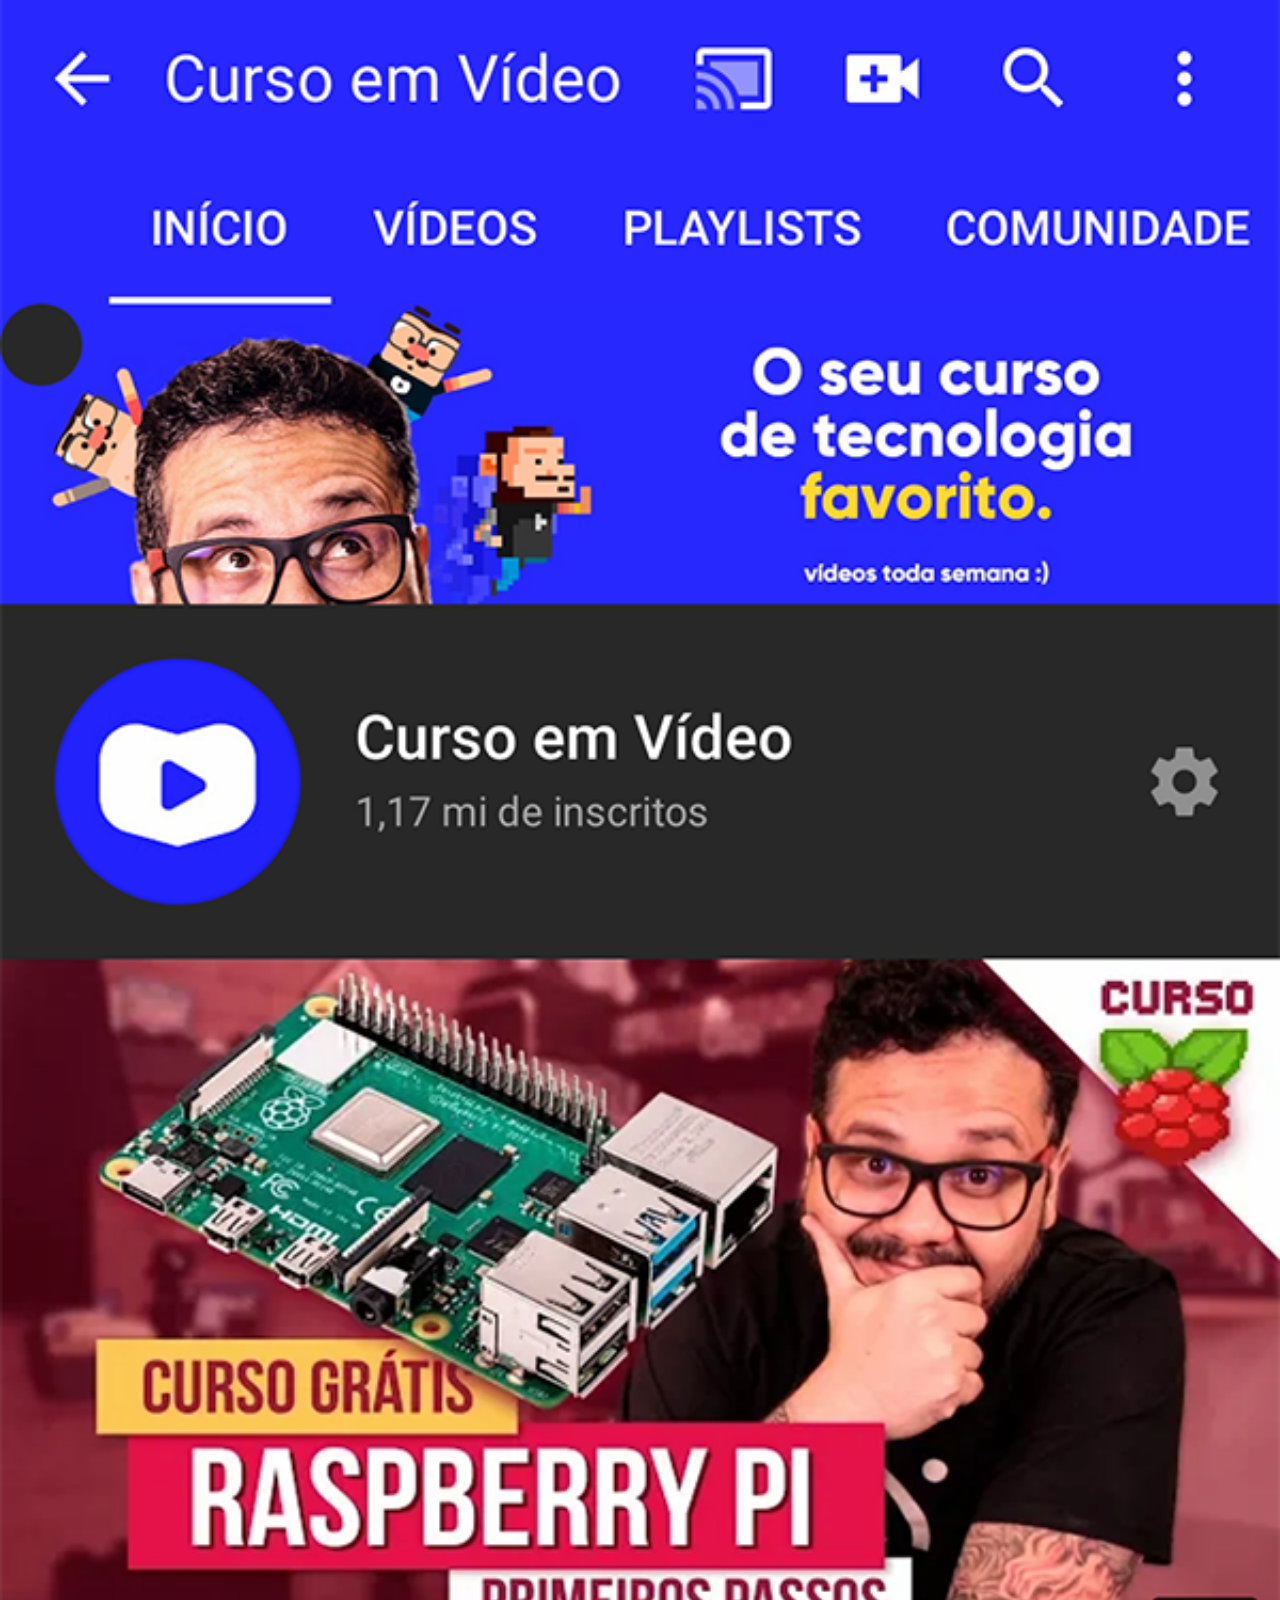
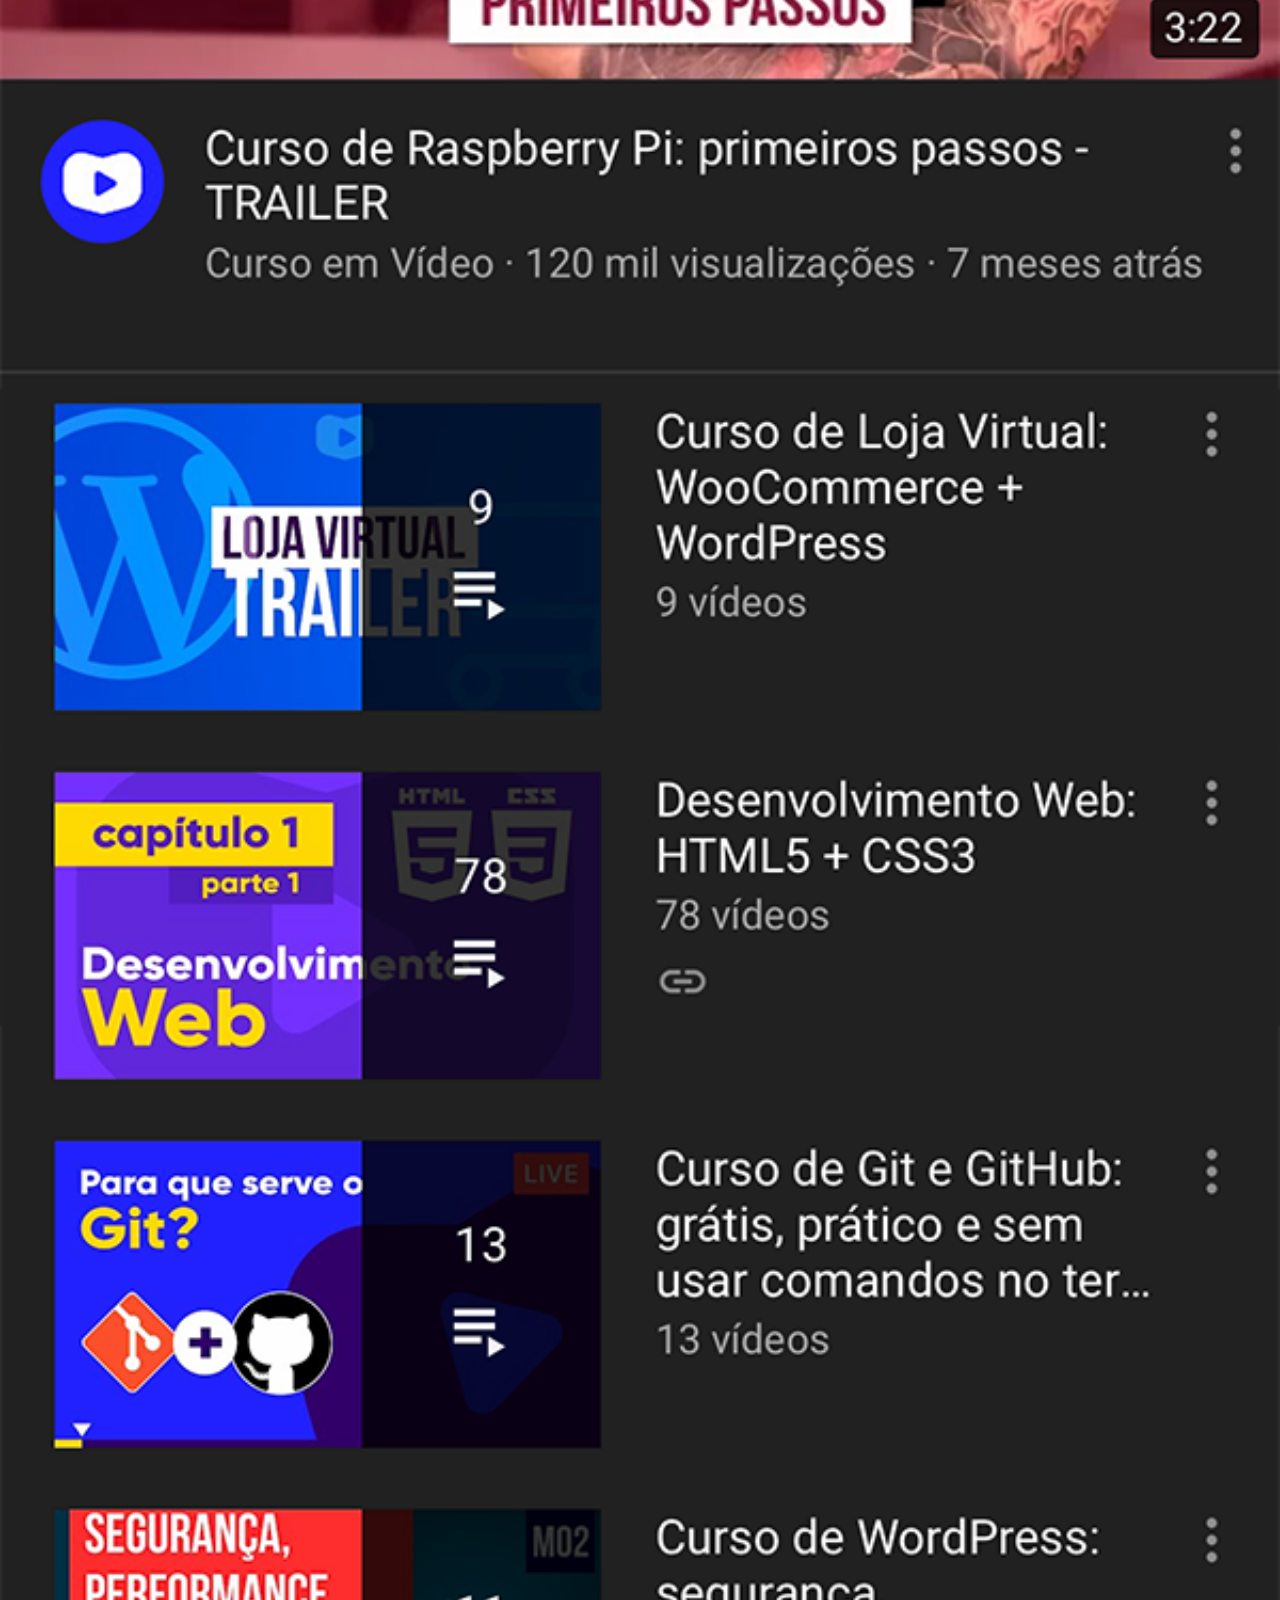
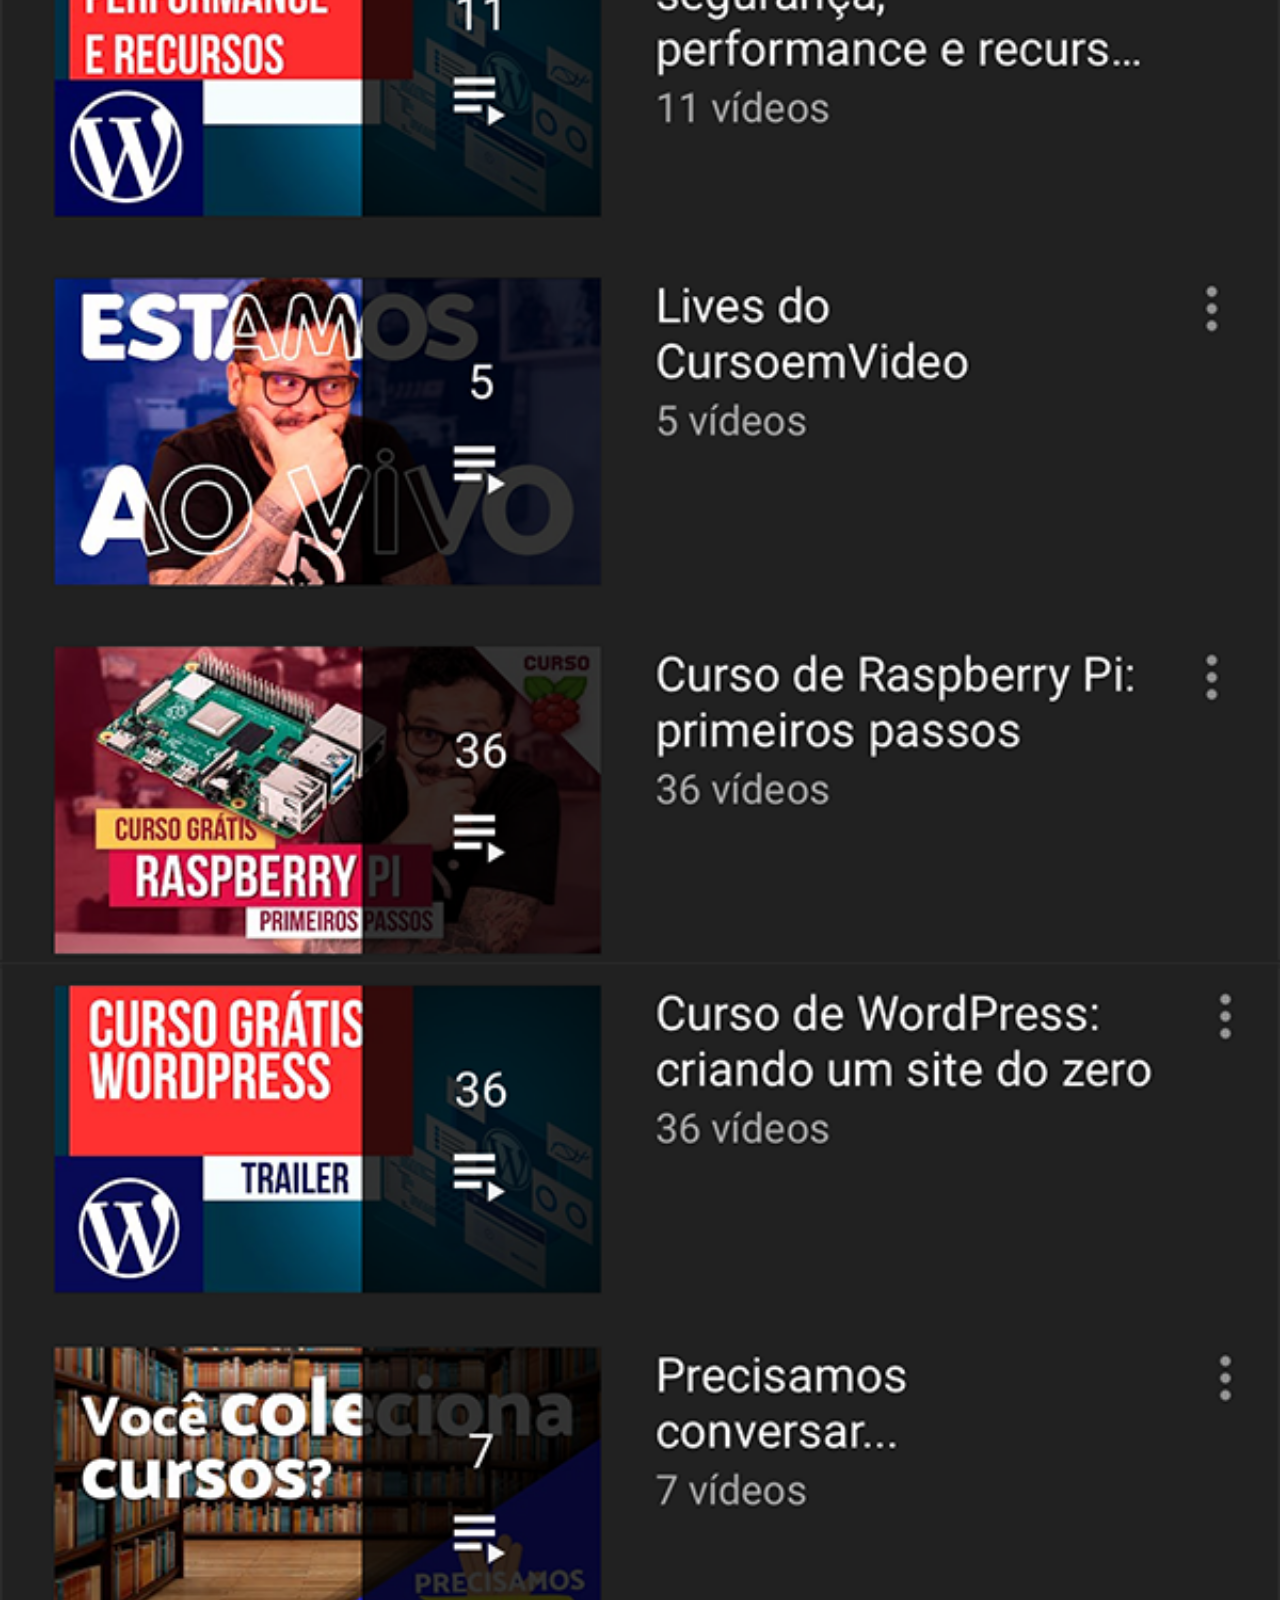
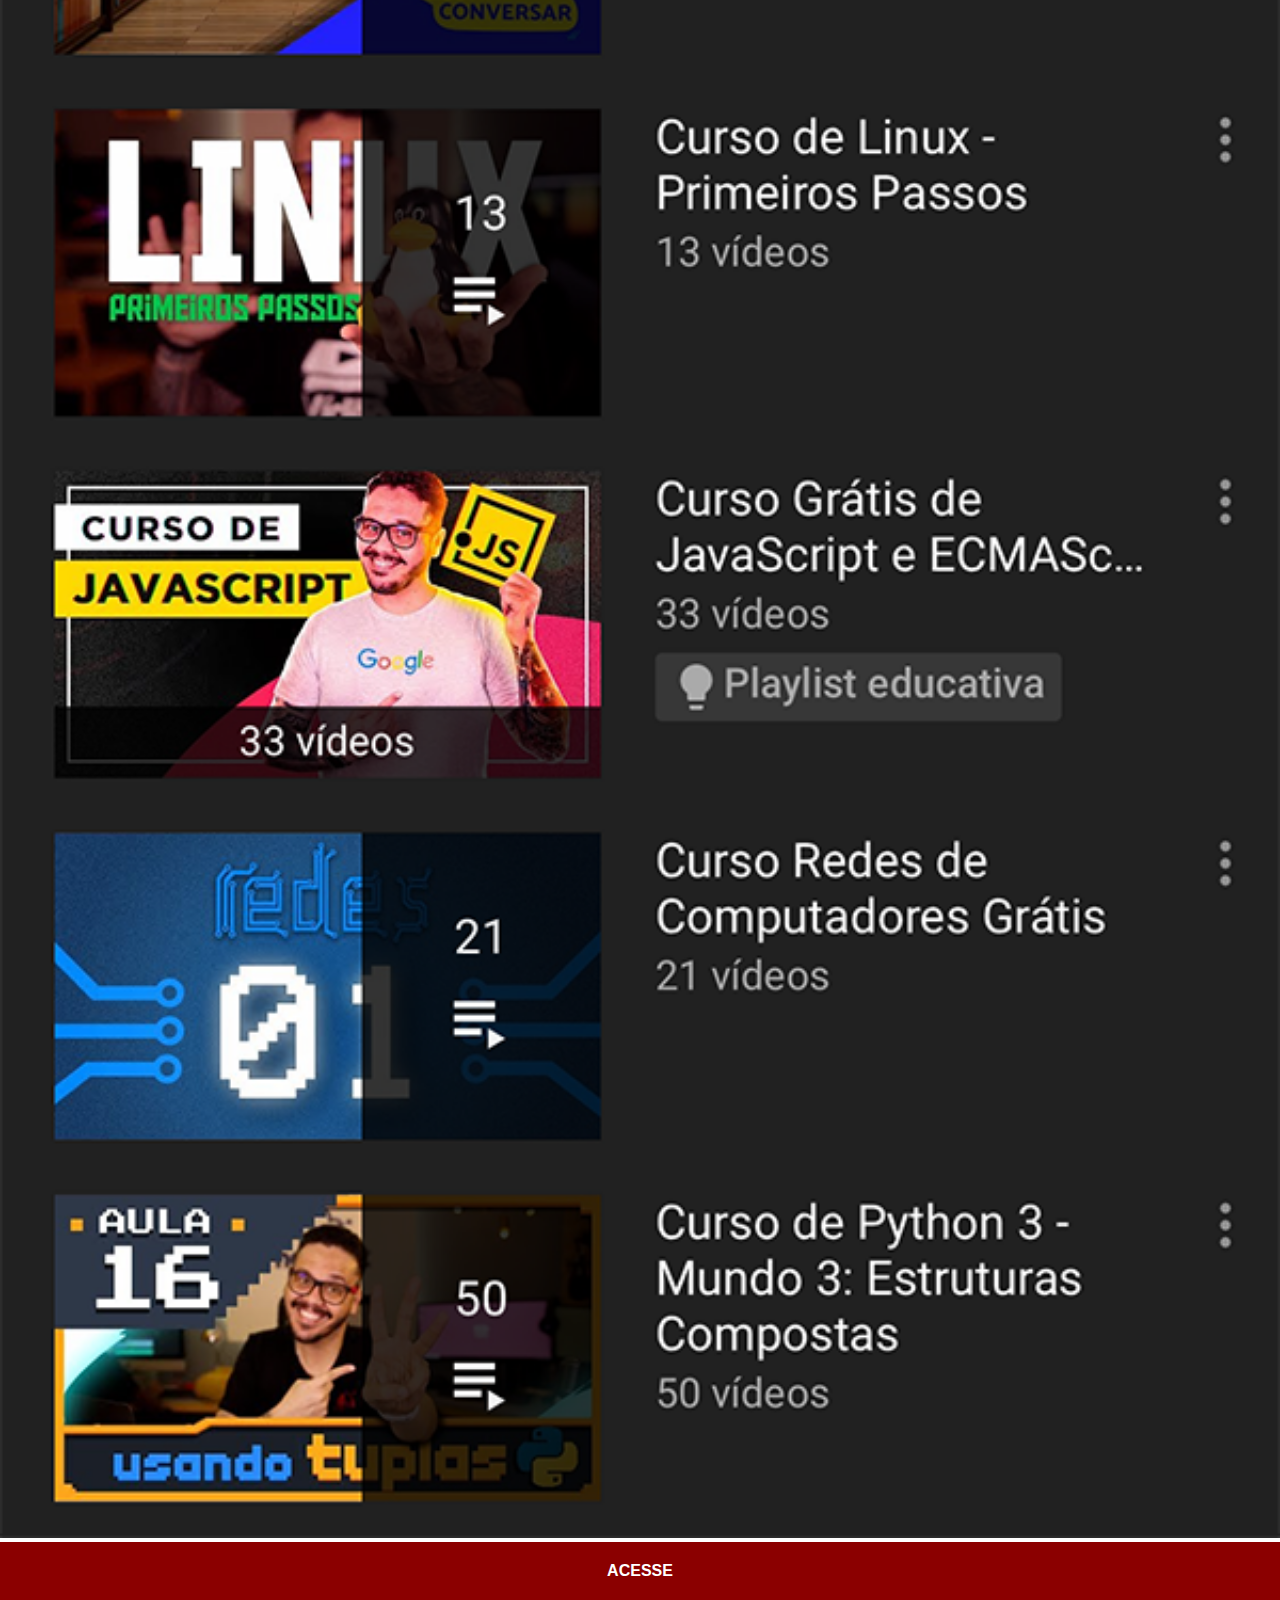
<file: youtube.html>
<!DOCTYPE html>
<html lang="en">
<head>
    <meta charset="UTF-8">
    <meta name="viewport" content="width=device-width, initial-scale=1.0">
    <title>Youtube</title>
    <link rel="stylesheet" href="css/social.css">
</head>
<body>
    <img src="img/tela-youtube.png" alt="youtube">
    <a href="https://www.youtube.com/" target="_blank">ACESSE</a>
</body>
</html>
</file>
<file: css/style.css>
@charset "UTF-8";

*
{
    margin: 0px;
    padding: 0px;
    font-family: Arial, Helvetica, sans-serif;
}

html,body
{
    height: 100vh;
    width: 100vw;
    background-color: black;
}


body
{
    background: url(../img/fundo-madeira.jpg) no-repeat top center;
    background-size: cover;
    background-attachment: fixed;
}

main
{
    position: relative;
    height: 100vh;  
}

section#telefone
{
    position: absolute;
    top: 50%;
    left: 50%;
    transform: translate(-50%, -50%);
    height: 627px;
    width: 311px;
    background:  url('../img/frame-iphone.png')no-repeat;
}

iframe#tela
{
    position: relative;
    top: 80px;
    left: 22px;
    width: 269px;
    height: 471px;
}

section#redes-sociais 
{
    text-align: right;
}

section#redes-sociais img
{
    width: 50px;
    margin: 10px;
    border-radius: 50%;
    box-shadow: 2px 2px 5px rgba(0, 0, 0, 0.400);
    box-sizing: border-box;
}

section#redes-sociais img:hover
{
   border: 2px solid white; 
   transform: translate(-3px, -3px);
   box-shadow: 5px 5px 10px rgba(0, 0, 0, 0.623);
   transition: transform 2s, border 3s;
}
</file>
<file: css/social.css>
@charset "UTF-8";

*
{
    margin: 0px;
    padding: 0px;
    font-family: Arial, Helvetica, sans-serif;
}

::-webkit-scrollbar
{
    width: 0;
    height: 0px;
}

img
{
    width: 100vw;
}

a {
    display: block;
    background-color: darkred;
    color: white;
    padding: 20px;
    text-align: center;
    font-weight: bolder;
    text-decoration: none;
}

a:hover
{
   background-color: red; 
}
</file>
